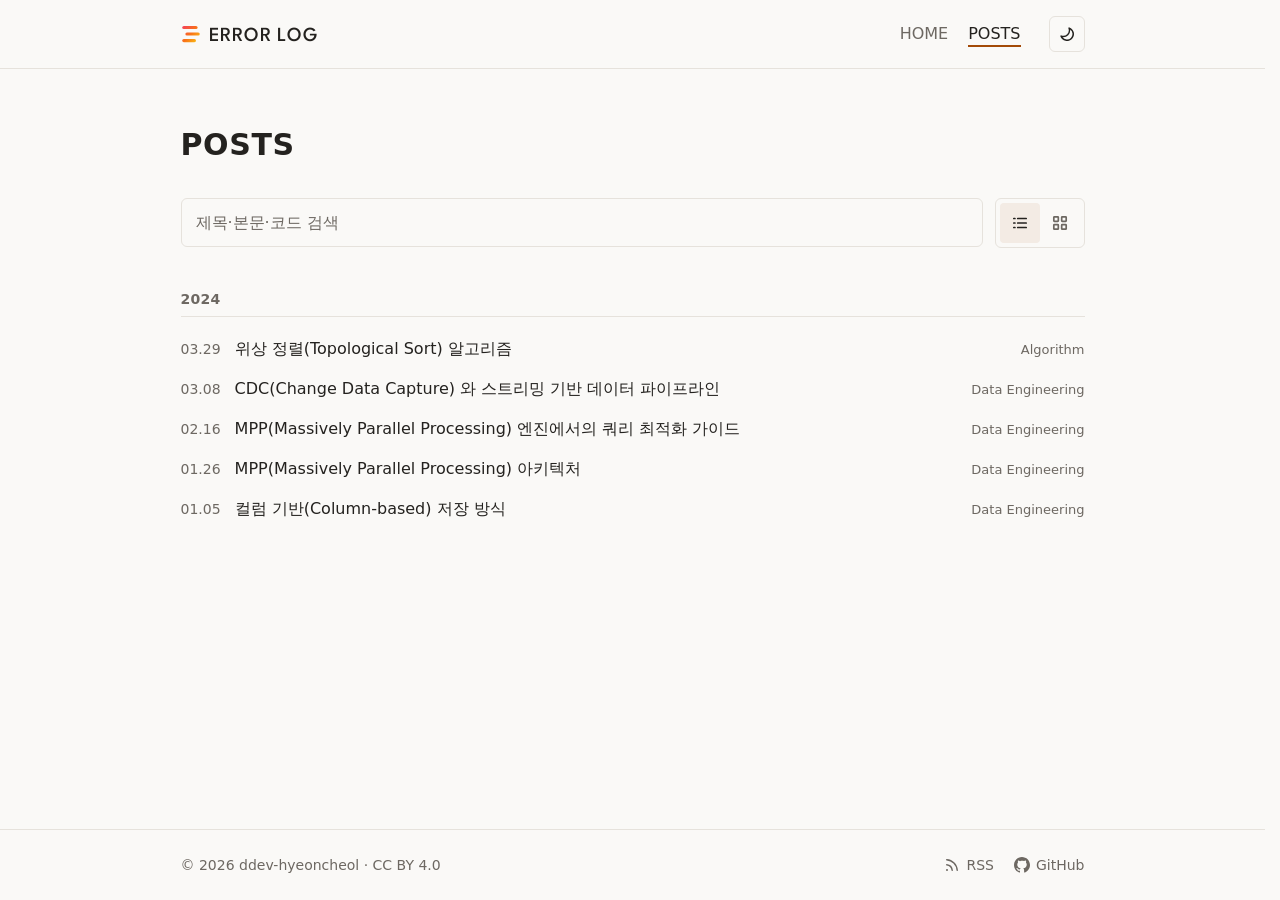
<file: index.html>
<!doctype html><title>Redirecting to: /posts</title><meta http-equiv="refresh" content="0;url=/posts"><meta name="robots" content="noindex"><link rel="canonical" href="https://ddev-hyeoncheol.github.io/posts"><body>	<a href="/posts">Redirecting from <code>/</code> to <code>/posts</code></a></body>
</file>
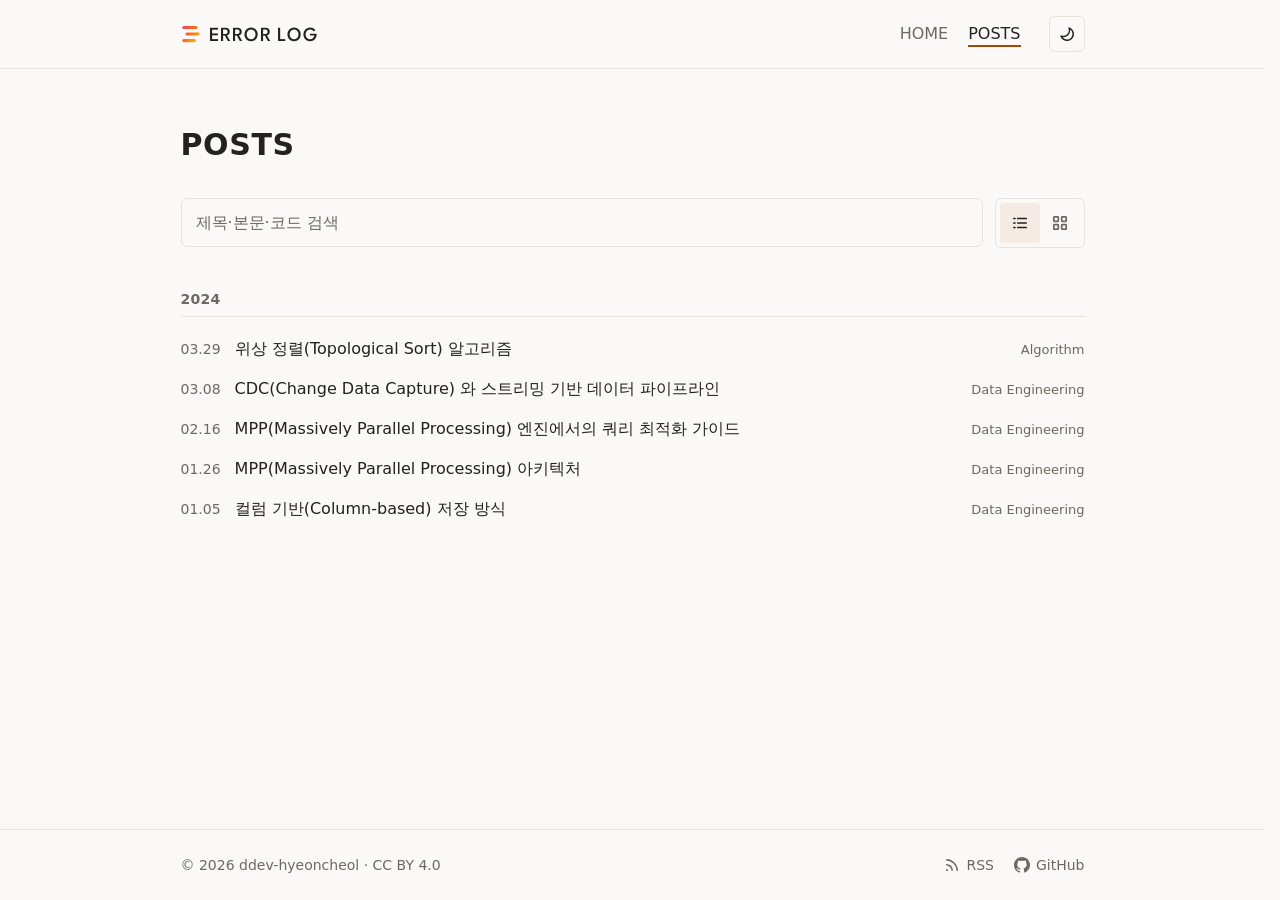
<file: posts/index.html>
<!DOCTYPE html><html lang="ko"><head><meta charset="utf-8"><meta name="viewport" content="width=device-width, initial-scale=1"><meta name="generator" content="Astro v7.2.10"><link rel="preload" href="/fonts/league-spartan/league-spartan-error-log-500.woff2" as="font" type="font/woff2" crossorigin><link rel="icon" type="image/svg+xml" href="/favicon.svg?v=3"><link rel="icon" href="/favicon.ico?v=3"><link rel="canonical" href="https://ddev-hyeoncheol.github.io/posts/"><link rel="alternate" type="application/rss+xml" title="ERROR LOG" href="https://ddev-hyeoncheol.github.io/rss.xml"><title>POSTS :: ERROR LOG</title><script>(function(){const gaId = "G-FM1Y4RXC35";
const gaHostname = "ddev-hyeoncheol.github.io";

          if (window.location.hostname === gaHostname) {
            window.dataLayer = window.dataLayer || [];
            window.gtag = function () {
              window.dataLayer.push(arguments);
            };
            window.gtag('js', new Date());
            window.gtag('config', gaId);

            const script = document.createElement('script');
            script.async = true;
            script.src = `https://www.googletagmanager.com/gtag/js?id=${gaId}`;
            document.head.appendChild(script);
          }
        })();</script><meta property="og:site_name" content="ERROR LOG"><meta property="og:type" content="website"><meta property="og:title" content="POSTS"><meta property="og:url" content="https://ddev-hyeoncheol.github.io/posts/"><meta property="og:locale" content="ko_KR"><meta name="twitter:card" content="summary"><script>
      // 첫 페인트 전에 실행되어야 테마가 번쩍이지 않는다.
      // 저장소가 막힌 브라우저에서는 예외가 나므로 감싼다. 이때는 OS 설정을 따른다.
      try {
        const saved = localStorage.getItem('theme');
        if (saved) document.documentElement.dataset.theme = saved;
      } catch {}
    </script><link rel="stylesheet" href="/_astro/BaseLayout.BBOAUseQ.css"><link rel="stylesheet" href="/_astro/index.yx6Ot_Ln.css"></head><body><header class="site-header" data-astro-cid-nen7h5rs><div class="inner" data-astro-cid-nen7h5rs><a class="brand" href="/" data-astro-cid-nen7h5rs><img src="/favicon.svg?v=3" width="20" height="20" alt="" data-astro-cid-nen7h5rs><span class="brand-name" data-astro-cid-nen7h5rs>ERROR LOG</span></a><div id="site-header-menu" class="header-menu" data-header-menu data-astro-cid-pdla3bba><div class="desktop-navigation" data-desktop-navigation data-astro-cid-pdla3bba><nav id="primary-navigation" aria-label="주요" data-astro-cid-pdla3bba><a href="/" data-astro-cid-pdla3bba>HOME<span class="marker" aria-hidden="true" data-astro-cid-pdla3bba></span></a><a href="/posts" aria-current="page" data-astro-cid-pdla3bba>POSTS<span class="marker" aria-hidden="true" data-astro-cid-pdla3bba></span></a></nav></div><dialog id="primary-navigation-dialog" aria-labelledby="primary-navigation-title" data-astro-cid-pdla3bba><div class="dialog-header" data-astro-cid-pdla3bba><span id="primary-navigation-title" class="dialog-title" data-astro-cid-pdla3bba>MENU</span><button class="dialog-close" type="button" aria-label="메뉴 닫기" data-astro-cid-pdla3bba><svg viewBox="0 0 16 16" fill="none" stroke="currentColor" stroke-linecap="round" stroke-width="1.5" width="16" height="16" aria-hidden="true" data-astro-cid-pdla3bba="true">
  <path d="m3.5 3.5 9 9m0-9-9 9" />
</svg></button></div><div class="dialog-navigation" data-dialog-navigation data-astro-cid-pdla3bba></div></dialog><div class="theme-control" data-astro-cid-pdla3bba><button id="theme-toggle" type="button" aria-label="테마 전환" data-astro-cid-l6lhmie6><svg viewBox="0 0 16 16" fill="currentColor" class="icon-to-dark" width="16" height="16" aria-hidden="true" data-astro-cid-l6lhmie6="true">
  <path d="M9.598 1.591a.749.749 0 0 1 .785-.175 7.001 7.001 0 1 1-8.967 8.967.75.75 0 0 1 .961-.96 5.5 5.5 0 0 0 7.046-7.046.75.75 0 0 1 .175-.786Zm1.616 1.945a7 7 0 0 1-7.678 7.678 5.499 5.499 0 1 0 7.678-7.678Z" />
</svg><svg viewBox="0 0 16 16" fill="currentColor" class="icon-to-light" width="16" height="16" aria-hidden="true" data-astro-cid-l6lhmie6="true">
  <path d="M8 12a4 4 0 1 1 0-8 4 4 0 0 1 0 8Zm0-1.5a2.5 2.5 0 1 0 0-5 2.5 2.5 0 0 0 0 5Zm5.657-8.157a.75.75 0 0 1 0 1.061l-1.061 1.06a.749.749 0 0 1-1.275-.326.749.749 0 0 1 .215-.734l1.06-1.06a.75.75 0 0 1 1.06 0Zm-9.193 9.193a.75.75 0 0 1 0 1.06l-1.06 1.061a.75.75 0 1 1-1.061-1.06l1.06-1.061a.75.75 0 0 1 1.061 0ZM8 0a.75.75 0 0 1 .75.75v1.5a.75.75 0 0 1-1.5 0V.75A.75.75 0 0 1 8 0ZM3 8a.75.75 0 0 1-.75.75H.75a.75.75 0 0 1 0-1.5h1.5A.75.75 0 0 1 3 8Zm13 0a.75.75 0 0 1-.75.75h-1.5a.75.75 0 0 1 0-1.5h1.5A.75.75 0 0 1 16 8Zm-8 5a.75.75 0 0 1 .75.75v1.5a.75.75 0 0 1-1.5 0v-1.5A.75.75 0 0 1 8 13Zm3.536-1.464a.75.75 0 0 1 1.06 0l1.061 1.06a.75.75 0 0 1-1.06 1.061l-1.061-1.06a.75.75 0 0 1 0-1.061ZM2.343 2.343a.75.75 0 0 1 1.061 0l1.06 1.061a.751.751 0 0 1-.018 1.042.751.751 0 0 1-1.042.018l-1.06-1.06a.75.75 0 0 1 0-1.06Z" />
</svg></button><script type="module">var e=document.getElementById(`theme-toggle`),t=window.matchMedia(`(prefers-color-scheme: dark)`);function n(){let e=document.documentElement.dataset.theme;return e?e===`dark`:t.matches}function r(){e?.setAttribute(`aria-label`,n()?`라이트 모드로 전환`:`다크 모드로 전환`)}function i(){let e=n()?`light`:`dark`;document.documentElement.dataset.theme=e,r();try{localStorage.setItem(`theme`,e)}catch{}}e?.addEventListener(`click`,()=>{if(window.matchMedia(`(prefers-reduced-motion: reduce)`).matches||!document.startViewTransition){i();return}try{document.startViewTransition({update:i,types:[`theme`]})}catch{i()}}),t.addEventListener(`change`,r),r();</script></div><button class="menu-toggle" type="button" aria-label="메뉴 열기" aria-expanded="false" aria-haspopup="dialog" aria-controls="primary-navigation-dialog" data-astro-cid-pdla3bba><svg viewBox="0 0 16 16" fill="none" stroke="currentColor" stroke-linecap="round" stroke-width="1.5" width="16" height="16" aria-hidden="true" data-astro-cid-pdla3bba="true">
  <path d="M2.5 4h11M2.5 8h11M2.5 12h11" />
</svg></button></div><!-- 데스크톱에서는 nav 를 일반 영역에 둔다. 작은 화면에서만 첫 페인트 전에 같은 nav
     노드를 dialog 안으로 옮겨 showModal()로 연다. 30rem은 `global.css`에 기록한 공통
     좁은 화면 분기이며 CSS와 아래 두 matchMedia()가 같은 값을 써야 한다. JS가 꺼지면
     nav 는 원래 자리에 남아 이동 기능 자체는 유지된다. --><script>
  (() => {
    const menu = document.getElementById('site-header-menu');
    const navigation = menu?.querySelector('#primary-navigation');
    const dialogNavigation = menu?.querySelector('[data-dialog-navigation]');

    if (
      window.matchMedia('(max-width: 30rem)').matches &&
      menu &&
      navigation &&
      dialogNavigation
    ) {
      dialogNavigation.append(navigation);
      menu.setAttribute('data-mobile', '');
    }
  })();
</script><script type="module">var e=window.matchMedia(`(max-width: 30rem)`),t=window.matchMedia(`(prefers-reduced-motion: reduce)`),n=document.querySelector(`[data-header-menu]`),r=n?.querySelector(`#primary-navigation-dialog`),i=n?.querySelector(`[data-desktop-navigation]`),a=n?.querySelector(`[data-dialog-navigation]`),o=n?.querySelector(`.menu-toggle`),s=r?.querySelector(`.dialog-close`),c=n?.querySelector(`#primary-navigation`),l=!1,u=!1,d;function f(e){o?.setAttribute(`aria-expanded`,String(e))}function p(){d!==void 0&&(window.clearTimeout(d),d=void 0),r?.classList.remove(`is-closing`),r?.open&&r.close(),document.documentElement.classList.remove(`menu-dialog-open`),f(!1),l=!1,u&&o?.focus(),u=!1}function m(){!r||r.open||!e.matches||(r.showModal(),document.documentElement.classList.add(`menu-dialog-open`),f(!0),s?.focus())}function h(n=!1){if(!(!r?.open||!e.matches)){if(u||=n,t.matches){p();return}l||(l=!0,r.classList.add(`is-closing`),d=window.setTimeout(p,160))}}function g(e){d!==void 0&&(window.clearTimeout(d),d=void 0),r?.classList.remove(`is-closing`),r?.open&&r.close(),document.documentElement.classList.remove(`menu-dialog-open`),l=!1,u=!1;let t=e?a:i;c&&t&&c.parentElement!==t&&t.append(c),n?.toggleAttribute(`data-mobile`,e),f(!1)}o?.addEventListener(`click`,m),s?.addEventListener(`click`,()=>h(!0)),r?.addEventListener(`cancel`,e=>{e.preventDefault(),h(!0)}),r?.addEventListener(`click`,e=>{if(e.target!==r)return;let t=r.getBoundingClientRect();(e.clientX<t.left||e.clientX>t.right||e.clientY<t.top||e.clientY>t.bottom)&&h(!0)}),c?.addEventListener(`click`,e=>{e.target instanceof Element&&e.target.closest(`a`)&&h()}),e.addEventListener(`change`,e=>g(e.matches)),g(e.matches);</script></div></header><main><div class="archive" data-posts-archive data-post-view="list" data-astro-cid-bxdp5n4l><h1 data-astro-cid-bxdp5n4l>POSTS</h1><div class="archive-controls" data-astro-cid-bxdp5n4l><div class="post-search-area" data-post-search data-results-id="post-list" data-astro-cid-ik5hny5d><form class="post-search" role="search" action="/posts/" method="get" data-astro-cid-ik5hny5d><label for="post-list-search-input" data-astro-cid-ik5hny5d>게시글 검색</label><div class="search-field" data-astro-cid-ik5hny5d><input id="post-list-search-input" name="q" type="search" placeholder="제목·본문·코드 검색" autocomplete="off" aria-controls="post-list" data-astro-cid-ik5hny5d><span class="search-spinner" data-search-spinner aria-hidden="true" hidden data-astro-cid-ik5hny5d></span><button class="search-clear" data-search-clear type="button" aria-label="검색어 지우기" hidden data-astro-cid-ik5hny5d><svg viewBox="0 0 16 16" fill="none" stroke="currentColor" stroke-linecap="round" stroke-width="1.5" width="16" height="16" aria-hidden="true" data-astro-cid-ik5hny5d="true">
  <path d="m3.5 3.5 9 9m0-9-9 9" />
</svg></button></div></form><p class="search-status" data-search-status aria-live="polite" data-astro-cid-ik5hny5d></p></div><script type="module">
  const reducedMotion = window.matchMedia('(prefers-reduced-motion: reduce)');

  // 같은 컴포넌트가 여러 번 있어도 각 검색창을 한 번만 초기화한다. Astro prop은
  // data-results-id로 HTML에 남고, 브라우저에서는 그 ID로 제어할 목록을 찾는다.
  const searchRoots = document.querySelectorAll('[data-post-search]:not([data-search-ready])');

  for (const searchRoot of searchRoots) {
    searchRoot.setAttribute('data-search-ready', '');

    const resultsId = searchRoot.getAttribute('data-results-id');
    const postList = resultsId ? document.getElementById(resultsId) : null;
    const searchForm = searchRoot.querySelector('.post-search');
    const searchInput = searchRoot.querySelector('input[type="search"]');
    const searchStatus = searchRoot.querySelector('[data-search-status]');
    const searchSpinner = searchRoot.querySelector('[data-search-spinner]');
    const clearButton = searchRoot.querySelector('[data-search-clear]');
    const searchMessage = postList?.querySelector('[data-search-message]');
    const searchMessageText = searchMessage?.querySelector('[data-search-message-text]');
    const searchReload = searchMessage?.querySelector('[data-search-reload]');

    if (
      searchForm &&
      searchInput &&
      postList &&
      searchStatus &&
      searchMessage &&
      searchMessageText &&
      searchReload &&
      searchSpinner &&
      clearButton
    ) {
      const postItems = [...postList.querySelectorAll('[data-post-url]')];
      const yearGroups = [...postList.querySelectorAll('[data-year-group]')];
      let debounceTimer;
      let searchVersion = 0;
      let visibilityVersion = 0;
      let itemAnimations = [];
      let pagefindPromise;
      const searchDelay = 200;

      let targetVisibility = new Map(postItems.map((item) => [item, true]));

      searchInput.value = new URL(window.location.href).searchParams.get('q') ?? '';

      const cancelItemAnimations = () => {
        for (const animation of itemAnimations) animation.cancel();
        itemAnimations = [];
      };

      const clearItemOpacity = () => {
        for (const item of postItems) item.style.removeProperty('opacity');
      };

      const applyVisibility = (visibility) => {
        clearItemOpacity();
        for (const [item, visible] of visibility) item.hidden = !visible;
        for (const group of yearGroups) {
          group.hidden = !group.querySelector('li:not([hidden])');
        }
      };

      // 목록형과 카드형은 항목의 기준 좌표가 완전히 다르다. 검색 이동 애니메이션 도중
      // 보기 방식이 바뀌면 기존 좌표로 만든 transform이 새 레이아웃에 적용되므로, 전환
      // 직전에 현재 검색 결과의 최종 상태로 정착시킨다.
      postList.closest('[data-posts-archive]')?.addEventListener('posts:viewchange', () => {
        visibilityVersion += 1;
        cancelItemAnimations();
        applyVisibility(targetVisibility);
      });

      const setSearching = (isSearching) => {
        searchSpinner.hidden = !isSearching;
        searchForm.setAttribute('aria-busy', String(isSearching));
      };

      const setSearchStatus = (message) => {
        if (searchStatus.textContent === message) return;
        searchStatus.textContent = message;
      };

      const setSearchMessage = (message = '', canReload = false) => {
        searchMessageText.textContent = message;
        searchMessage.hidden = !message;
        searchReload.hidden = !canReload;
      };

      const syncClearButton = () => {
        clearButton.hidden = searchInput.value.length === 0;
      };

      const normalizePath = (value) => {
        let path = new URL(value, window.location.origin).pathname;
        path = path.replace(/index\.html$/, '');
        return path.endsWith('/') ? path : `${path}/`;
      };

      const updateList = async (matchingPaths) => {
        visibilityVersion += 1;
        const version = visibilityVersion;

        cancelItemAnimations();
        clearItemOpacity();

        const nextVisibility = new Map(
          postItems.map((item) => {
            const path = item.dataset.postUrl;
            return [item, matchingPaths ? Boolean(path && matchingPaths.has(normalizePath(path))) : true];
          }),
        );
        targetVisibility = nextVisibility;
        const showing = postItems.filter((item) => item.hidden && nextVisibility.get(item));
        const hiding = postItems.filter((item) => !item.hidden && !nextVisibility.get(item));
        const staying = postItems.filter((item) => !item.hidden && nextVisibility.get(item));

        if (
          reducedMotion.matches ||
          typeof postItems[0]?.animate !== 'function' ||
          (showing.length === 0 && hiding.length === 0)
        ) {
          applyVisibility(nextVisibility);
          return;
        }

        // 먼저 제외될 항목만 사라지게 한다. 남은 항목은 아직 움직이지 않는다.
        itemAnimations = hiding.map((item) =>
          item.animate([{ opacity: 1 }, { opacity: 0 }], {
            duration: 120,
            easing: 'ease-out',
            fill: 'forwards',
          }),
        );
        await Promise.allSettled(itemAnimations.map((animation) => animation.finished));
        if (version !== visibilityVersion) return;

        // 제외 항목을 레이아웃에서 빼기 직전 위치와 최종 배치 위치를 비교한다. 같은 코드가
        // 목록형에서는 세로 이동을, 카드형에서는 가로·세로 이동을 모두 처리한다.
        const previousPositions = new Map(
          staying.map((item) => [item, item.getBoundingClientRect()]),
        );

        for (const item of hiding) item.hidden = true;
        for (const item of showing) {
          item.hidden = false;
          item.style.opacity = '0';
        }
        cancelItemAnimations();

        for (const group of yearGroups) {
          const hasVisibleItem = [...group.querySelectorAll('[data-post-url]')].some((item) =>
            nextVisibility.get(item),
          );
          group.hidden = !hasVisibleItem;
        }

        itemAnimations = staying.flatMap((item) => {
          const previous = previousPositions.get(item);
          const next = item.getBoundingClientRect();
          if (!previous) return [];

          const deltaX = previous.left - next.left;
          const deltaY = previous.top - next.top;
          if (Math.abs(deltaX) < 0.5 && Math.abs(deltaY) < 0.5) return [];

          return [
            item.animate(
              [
                { transform: `translate(${deltaX}px, ${deltaY}px)` },
                { transform: 'translate(0, 0)' },
              ],
              {
                duration: 180,
                easing: 'cubic-bezier(0.2, 0, 0, 1)',
                fill: 'forwards',
              },
            ),
          ];
        });
        await Promise.allSettled(itemAnimations.map((animation) => animation.finished));
        if (version !== visibilityVersion) return;

        cancelItemAnimations();

        // 이동이 끝난 다음 새로 포함된 항목만 나타낸다.
        for (const item of showing) item.style.removeProperty('opacity');
        itemAnimations = showing.map((item) =>
          item.animate([{ opacity: 0 }, { opacity: 1 }], {
            duration: 120,
            easing: 'ease-out',
          }),
        );
        await Promise.allSettled(itemAnimations.map((animation) => animation.finished));
        if (version !== visibilityVersion) return;

        cancelItemAnimations();
      };

      const loadPagefind = () => {
        // 이 스크립트는 is:inline이라 Vite가 public의 Pagefind 파일을 소스 모듈로
        // 변환하지 않고 브라우저가 런타임에 직접 불러온다.
        pagefindPromise ??= import('/pagefind/pagefind.js');
        return pagefindPromise;
      };

      const runSearch = async (query, version) => {
        try {
          const pagefind = await loadPagefind();
          const response = await pagefind.search(query);
          const resultData = await Promise.all(response.results.map((result) => result.data()));

          if (version !== searchVersion) return;

          const matchingPaths = new Set(
            resultData.map((result) => normalizePath(result.raw_url ?? result.url)),
          );
          await updateList(matchingPaths);
          if (version !== searchVersion) return;

          setSearching(false);
          setSearchMessage(matchingPaths.size > 0 ? '' : '검색 결과가 없습니다.');
          setSearchStatus(
            matchingPaths.size > 0
              ? `검색 결과 ${matchingPaths.size}개`
              : '검색 결과가 없습니다.',
          );
        } catch (error) {
          if (version !== searchVersion) return;

          pagefindPromise = undefined;
          await updateList();
          if (version !== searchVersion) return;

          setSearching(false);
          setSearchMessage('검색을 불러오지 못했습니다. 새로고침 후 다시 검색해 주세요.', true);
          setSearchStatus('검색을 불러오지 못했습니다.');
          console.error('Pagefind 검색을 불러오지 못했습니다.', error);
        }
      };

      const queueSearch = (query, delay = searchDelay) => {
        searchVersion += 1;
        const version = searchVersion;

        if (debounceTimer !== undefined) window.clearTimeout(debounceTimer);

        if (!query) {
          debounceTimer = undefined;
          setSearching(false);
          setSearchMessage();
          void updateList();
          setSearchStatus('');
          return;
        }

        setSearching(true);
        setSearchMessage();
        setSearchStatus('검색 중…');
        debounceTimer = window.setTimeout(() => {
          debounceTimer = undefined;
          void runSearch(query, version);
        }, delay);
      };

      const updateQuery = () => {
        const url = new URL(window.location.href);
        const query = searchInput.value.trim();

        if (query) url.searchParams.set('q', query);
        else url.searchParams.delete('q');

        window.history.replaceState(window.history.state, '', url);
        syncClearButton();
        queueSearch(query);
      };

      const clearQuery = () => {
        searchInput.value = '';
        updateQuery();
        searchInput.focus();
      };

      searchInput.addEventListener('input', updateQuery);
      searchInput.addEventListener('keydown', (event) => {
        if (event.key === 'Escape' && searchInput.value) {
          event.preventDefault();
          clearQuery();
        }
      });
      clearButton.addEventListener('click', clearQuery);
      searchReload.addEventListener('click', () => {
        const url = new URL(window.location.href);
        const query = searchInput.value.trim();
        if (query) url.searchParams.set('q', query);
        else url.searchParams.delete('q');

        if (url.href === window.location.href) window.location.reload();
        else window.location.assign(url.href);
      });
      searchForm.addEventListener('submit', (event) => {
        event.preventDefault();
        queueSearch(searchInput.value.trim(), 0);
      });

      syncClearButton();
      queueSearch(searchInput.value.trim());
    }
  }
</script><div class="post-view-toggle" data-post-view-toggle role="group" aria-label="게시글 보기 방식" data-astro-cid-npcviht3><button type="button" data-post-view-option="list" aria-label="목록형 보기" aria-pressed="true" data-astro-cid-npcviht3><svg viewBox="0 0 16 16" fill="none" stroke="currentColor" stroke-linecap="round" stroke-width="1.5" width="18" height="18" aria-hidden="true" data-astro-cid-npcviht3="true">
  <path d="M2.5 4h1m2.5 0h7.5M2.5 8h1m2.5 0h7.5m-11 4h1m2.5 0h7.5" />
</svg></button><button type="button" data-post-view-option="card" aria-label="카드형 보기" aria-pressed="false" data-astro-cid-npcviht3><svg viewBox="0 0 16 16" fill="none" stroke="currentColor" stroke-linejoin="round" stroke-width="1.5" width="18" height="18" aria-hidden="true" data-astro-cid-npcviht3="true">
  <rect x="2.5" y="2.5" width="4" height="4" rx="0.5" />
  <rect x="9.5" y="2.5" width="4" height="4" rx="0.5" />
  <rect x="2.5" y="9.5" width="4" height="4" rx="0.5" />
  <rect x="9.5" y="9.5" width="4" height="4" rx="0.5" />
</svg></button></div><script>
  (() => {
    const storageKey = 'posts-view';
    const roots = document.querySelectorAll(
      '[data-post-view-toggle]:not([data-post-view-toggle-ready])',
    );

    for (const root of roots) {
      root.setAttribute('data-post-view-toggle-ready', '');

      const archive = root.closest('[data-posts-archive]');
      const buttons = root.querySelectorAll('[data-post-view-option]');
      if (!archive || buttons.length === 0) continue;

      const applyView = (view, persist = false) => {
        if (archive.dataset.postView !== view) {
          archive.dispatchEvent(new Event('posts:viewchange'));
          archive.dataset.postView = view;
        }

        for (const button of buttons) {
          button.setAttribute('aria-pressed', String(button.dataset.postViewOption === view));
        }

        if (persist) {
          try {
            localStorage.setItem(storageKey, view);
          } catch {}
        }
      };

      let initialView = 'list';
      try {
        if (localStorage.getItem(storageKey) === 'card') initialView = 'card';
      } catch {}

      applyView(initialView);

      for (const button of buttons) {
        button.addEventListener('click', () => {
          const view = button.dataset.postViewOption;
          if (view === 'list' || view === 'card') applyView(view, true);
        });
      }
    }
  })();
</script></div><div id="post-list" class="post-list" data-post-list data-astro-cid-bxdp5n4l><p class="search-message" data-search-message hidden data-astro-cid-bxdp5n4l><span data-search-message-text data-astro-cid-bxdp5n4l></span><button type="button" data-search-reload hidden data-astro-cid-bxdp5n4l>새로고침</button></p><section class="year" data-year-group data-astro-cid-bxdp5n4l><h2 data-astro-cid-bxdp5n4l>2024</h2><ul data-astro-cid-bxdp5n4l><li data-post-url="/posts/topological-sort-algorithm/" data-astro-cid-bxdp5n4l><a href="/posts/topological-sort-algorithm/" data-astro-cid-bxdp5n4l><span class="post-media" aria-hidden="true" data-astro-cid-bxdp5n4l><img src="https://res.cloudinary.com/ddev-hyeoncheol/image/upload/c_limit,w_960/f_auto,q_auto/v1771483457/topological-sort-graph-1_gv3avt.png" alt="" loading="lazy" decoding="async" data-astro-cid-bxdp5n4l></span><span class="post-details" data-astro-cid-bxdp5n4l><span class="post-meta" data-astro-cid-bxdp5n4l><time datetime="2024-03-29" data-astro-cid-bxdp5n4l>03.29</time><span class="category" data-astro-cid-bxdp5n4l>Algorithm</span></span><span class="title" data-astro-cid-bxdp5n4l>위상 정렬(Topological Sort) 알고리즘</span><span class="excerpt" data-astro-cid-bxdp5n4l>방향성 비순환 그래프(DAG) 에서 위상 정렬의 개념과 Kahn&#39;s Algorithm, DFS 기반 구현 방법을 예제 및 Python 코드와 함께 정리해 보자.</span></span></a></li><li data-post-url="/posts/cdc-change-data-capture/" data-astro-cid-bxdp5n4l><a href="/posts/cdc-change-data-capture/" data-astro-cid-bxdp5n4l><span class="post-media" aria-hidden="true" data-astro-cid-bxdp5n4l><img src="https://res.cloudinary.com/ddev-hyeoncheol/image/upload/c_limit,w_960/f_auto,q_auto/v1770691455/change-data-capture-pipline-flow_m2q70s.webp" alt="" loading="lazy" decoding="async" data-astro-cid-bxdp5n4l></span><span class="post-details" data-astro-cid-bxdp5n4l><span class="post-meta" data-astro-cid-bxdp5n4l><time datetime="2024-03-08" data-astro-cid-bxdp5n4l>03.08</time><span class="category" data-astro-cid-bxdp5n4l>Data Engineering</span></span><span class="title" data-astro-cid-bxdp5n4l>CDC(Change Data Capture) 와 스트리밍 기반 데이터 파이프라인</span><span class="excerpt" data-astro-cid-bxdp5n4l>전통적인 배치 기반 ETL 의 한계를 넘어, 데이터베이스 변경 이력을 이벤트 스트림으로 전달하는 CDC(Change Data Capture) 와 그 구현 방식들을 정리한다.</span></span></a></li><li data-post-url="/posts/mpp-engine-query-optimization-guide/" data-astro-cid-bxdp5n4l><a href="/posts/mpp-engine-query-optimization-guide/" data-astro-cid-bxdp5n4l><span class="post-media" aria-hidden="true" data-astro-cid-bxdp5n4l><img class="post-media-fallback" src="/favicon.svg" alt="" data-astro-cid-bxdp5n4l></span><span class="post-details" data-astro-cid-bxdp5n4l><span class="post-meta" data-astro-cid-bxdp5n4l><time datetime="2024-02-16" data-astro-cid-bxdp5n4l>02.16</time><span class="category" data-astro-cid-bxdp5n4l>Data Engineering</span></span><span class="title" data-astro-cid-bxdp5n4l>MPP(Massively Parallel Processing) 엔진에서의 쿼리 최적화 가이드</span><span class="excerpt" data-astro-cid-bxdp5n4l>Impala, Trino 와 같은 MPP 엔진의 분산 처리 효율을 극대화하는 쿼리 최적화 전략에 대해 예시를 통해 알아보자.</span></span></a></li><li data-post-url="/posts/massively-parallel-processing/" data-astro-cid-bxdp5n4l><a href="/posts/massively-parallel-processing/" data-astro-cid-bxdp5n4l><span class="post-media" aria-hidden="true" data-astro-cid-bxdp5n4l><img src="https://res.cloudinary.com/ddev-hyeoncheol/image/upload/c_limit,w_960/f_auto,q_auto/v1769494147/impala-query-flow-diagram_qre3de.webp" alt="" loading="lazy" decoding="async" data-astro-cid-bxdp5n4l></span><span class="post-details" data-astro-cid-bxdp5n4l><span class="post-meta" data-astro-cid-bxdp5n4l><time datetime="2024-01-26" data-astro-cid-bxdp5n4l>01.26</time><span class="category" data-astro-cid-bxdp5n4l>Data Engineering</span></span><span class="title" data-astro-cid-bxdp5n4l>MPP(Massively Parallel Processing) 아키텍처</span><span class="excerpt" data-astro-cid-bxdp5n4l>여러 노드가 하나의 작업을 병렬로 동시에 처리하는 MPP(Massively Parallel Processing) 아키텍처의 개념과 특징 및 그 활용에 대해 알아보자.</span></span></a></li><li data-post-url="/posts/column-oriented-storage/" data-astro-cid-bxdp5n4l><a href="/posts/column-oriented-storage/" data-astro-cid-bxdp5n4l><span class="post-media" aria-hidden="true" data-astro-cid-bxdp5n4l><img src="https://res.cloudinary.com/ddev-hyeoncheol/image/upload/c_limit,w_960/f_auto,q_auto/v1769142104/row-vs-column-storage_jcx545.png" alt="" loading="lazy" decoding="async" data-astro-cid-bxdp5n4l></span><span class="post-details" data-astro-cid-bxdp5n4l><span class="post-meta" data-astro-cid-bxdp5n4l><time datetime="2024-01-05" data-astro-cid-bxdp5n4l>01.05</time><span class="category" data-astro-cid-bxdp5n4l>Data Engineering</span></span><span class="title" data-astro-cid-bxdp5n4l>컬럼 기반(Column-based) 저장 방식</span><span class="excerpt" data-astro-cid-bxdp5n4l>대용량 데이터 분석에 필수적인 컬럼 기반(Column-based) 저장 방식의 개념과 특징을 알아보고, Row-based 방식과 비교해 보자.</span></span></a></li></ul></section></div></div></main><footer class="site-footer" data-astro-cid-jo6i4kqk><div class="inner" data-astro-cid-jo6i4kqk><small data-astro-cid-jo6i4kqk>© 2026 ddev-hyeoncheol · <a href="/licenses.txt" rel="license" data-astro-cid-jo6i4kqk>CC BY 4.0</a></small><nav aria-label="사이트 정보" data-astro-cid-jo6i4kqk><a href="/rss.xml" data-astro-cid-jo6i4kqk><svg viewBox="0 0 16 16" fill="currentColor" class="icon" width="16" height="16" aria-hidden="true" data-astro-cid-jo6i4kqk="true">
  <path d="M2.002 2.725a.75.75 0 0 1 .797-.699C8.79 2.42 13.58 7.21 13.974 13.201a.75.75 0 0 1-1.497.098 10.502 10.502 0 0 0-9.776-9.776.747.747 0 0 1-.7-.798ZM2.84 7.05h-.002a7.002 7.002 0 0 1 6.113 6.111.75.75 0 0 1-1.49.178 5.503 5.503 0 0 0-4.8-4.8.75.75 0 0 1 .179-1.489ZM2 13a1 1 0 1 1 2 0 1 1 0 0 1-2 0Z" />
</svg>RSS</a><a href="https://github.com/ddev-hyeoncheol" target="_blank" rel="noopener" aria-label="GitHub (새 창)" data-astro-cid-jo6i4kqk><svg viewBox="0 0 16 16" fill="currentColor" class="icon" width="16" height="16" aria-hidden="true" data-astro-cid-jo6i4kqk="true">
  <path d="M6.766 11.328c-2.063-.25-3.516-1.734-3.516-3.656 0-.781.281-1.625.75-2.188-.203-.515-.172-1.609.063-2.062.625-.078 1.468.25 1.968.703.594-.187 1.219-.281 1.985-.281.765 0 1.39.094 1.953.265.484-.437 1.344-.765 1.969-.687.218.422.25 1.515.046 2.047.5.593.766 1.39.766 2.203 0 1.922-1.453 3.375-3.547 3.64.531.344.89 1.094.89 1.954v1.625c0 .468.391.734.86.547C13.781 14.359 16 11.53 16 8.03 16 3.61 12.406 0 7.984 0 3.563 0 0 3.61 0 8.031a7.88 7.88 0 0 0 5.172 7.422c.422.156.828-.125.828-.547v-1.25c-.219.094-.5.156-.75.156-1.031 0-1.64-.562-2.078-1.609-.172-.422-.36-.672-.719-.719-.187-.015-.25-.093-.25-.187 0-.188.313-.328.625-.328.453 0 .844.281 1.25.86.313.452.64.655 1.031.655s.641-.14 1-.5c.266-.265.47-.5.657-.656" />
</svg>GitHub</a></nav></div></footer><a class="to-top" href="#top" aria-label="맨 위로" data-astro-cid-esobc3xq><svg viewBox="0 0 16 16" fill="currentColor" width="16" height="16" aria-hidden="true" data-astro-cid-esobc3xq="true">
  <path d="M3.47 7.78a.75.75 0 0 1 0-1.06l4.25-4.25a.75.75 0 0 1 1.06 0l4.25 4.25a.751.751 0 0 1-.018 1.042.751.751 0 0 1-1.042.018L9 4.81v7.44a.75.75 0 0 1-1.5 0V4.81L4.53 7.78a.75.75 0 0 1-1.06 0Z" />
</svg></a><script type="module">var e=document.querySelector(`.to-top`);if(e){let t=!1;function n(){let n=window.scrollY>window.innerHeight;n!==t&&(t=n,e.classList.toggle(`is-visible`,t))}window.addEventListener(`scroll`,n,{passive:!0}),n()}</script></body></html>
</file>
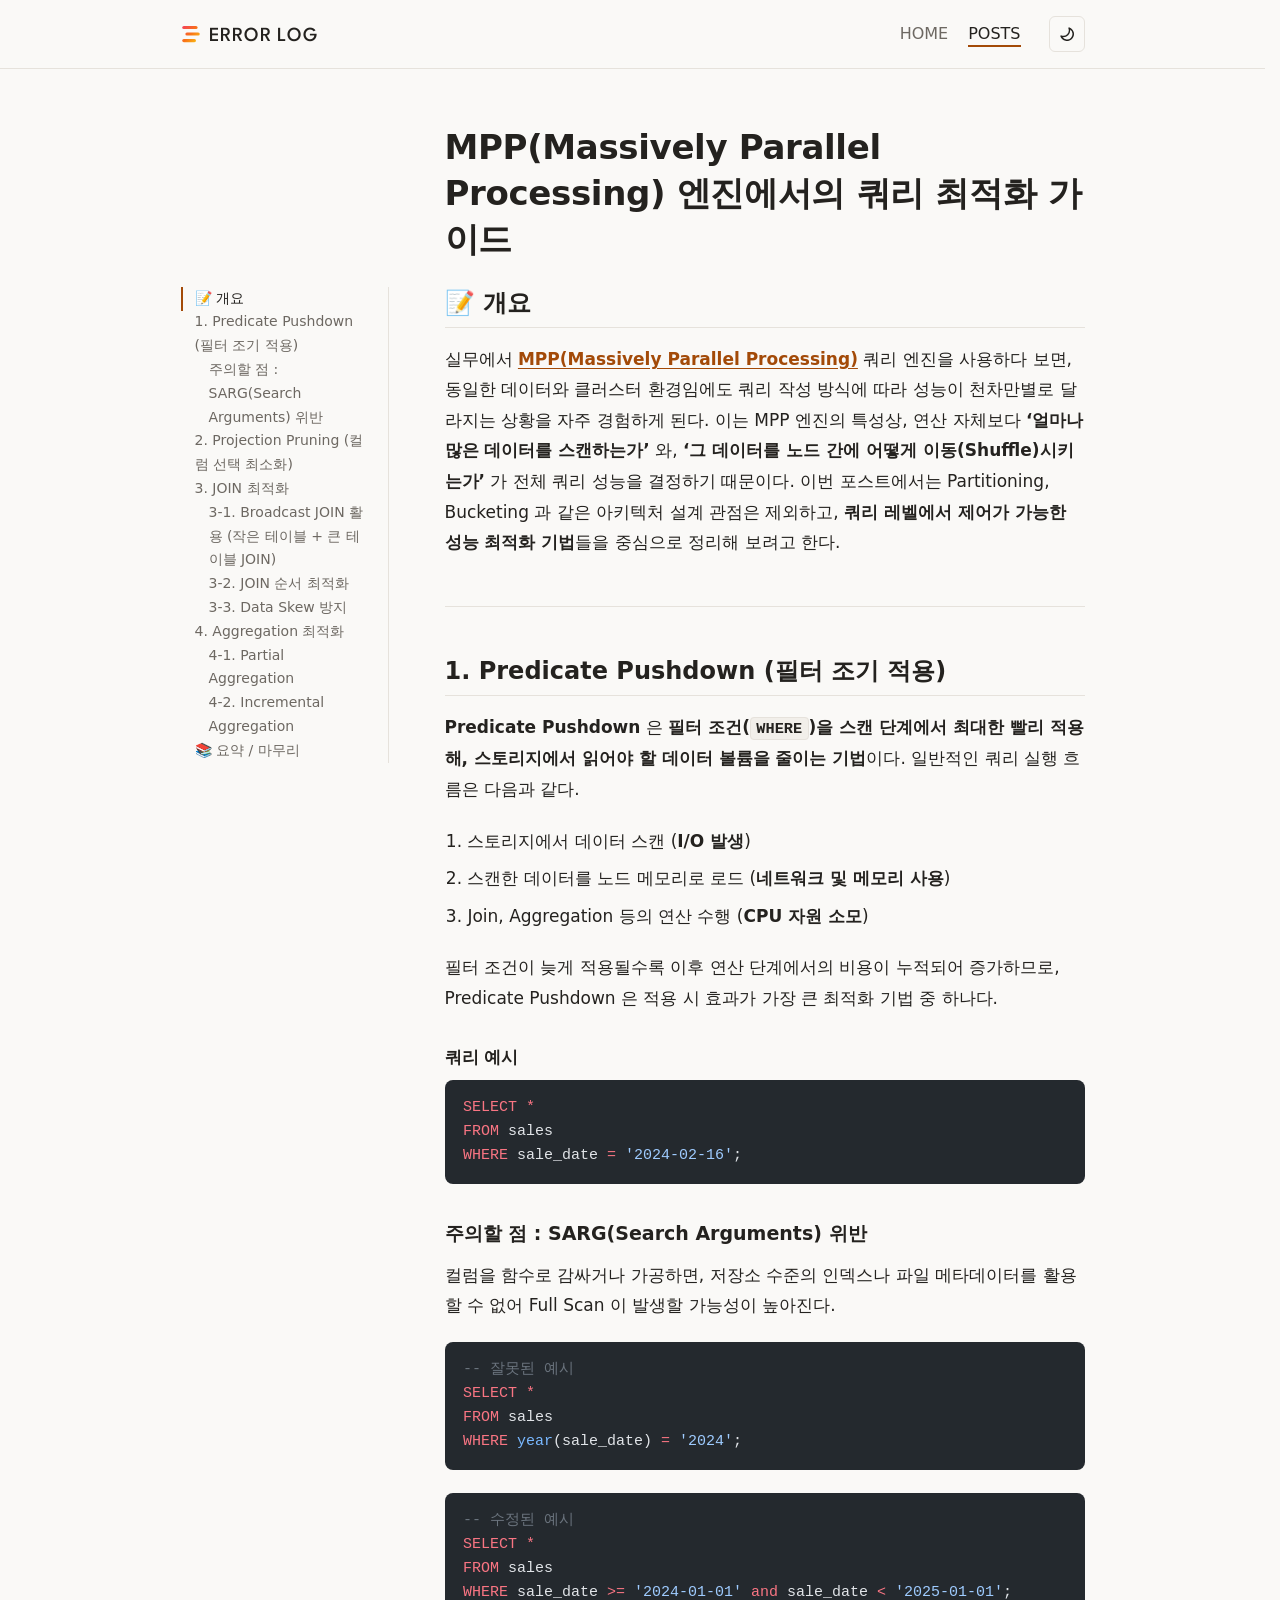
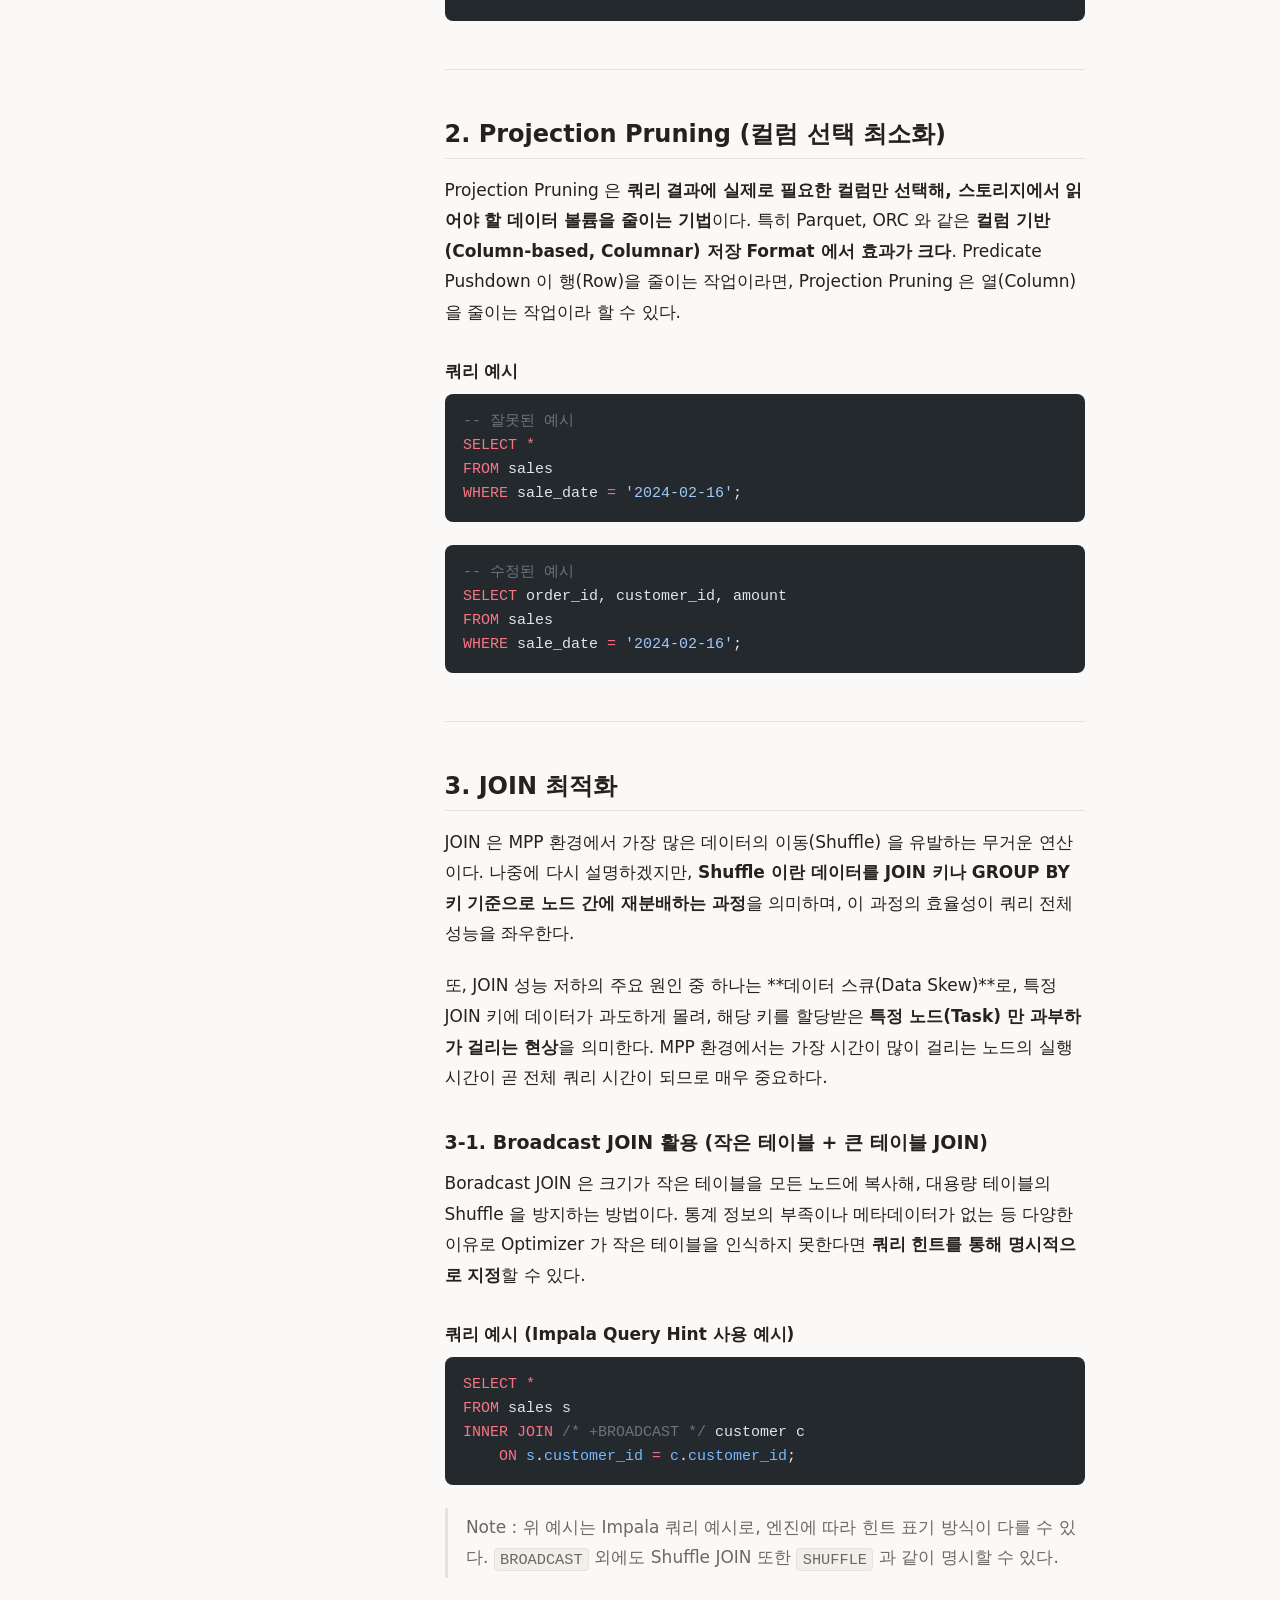
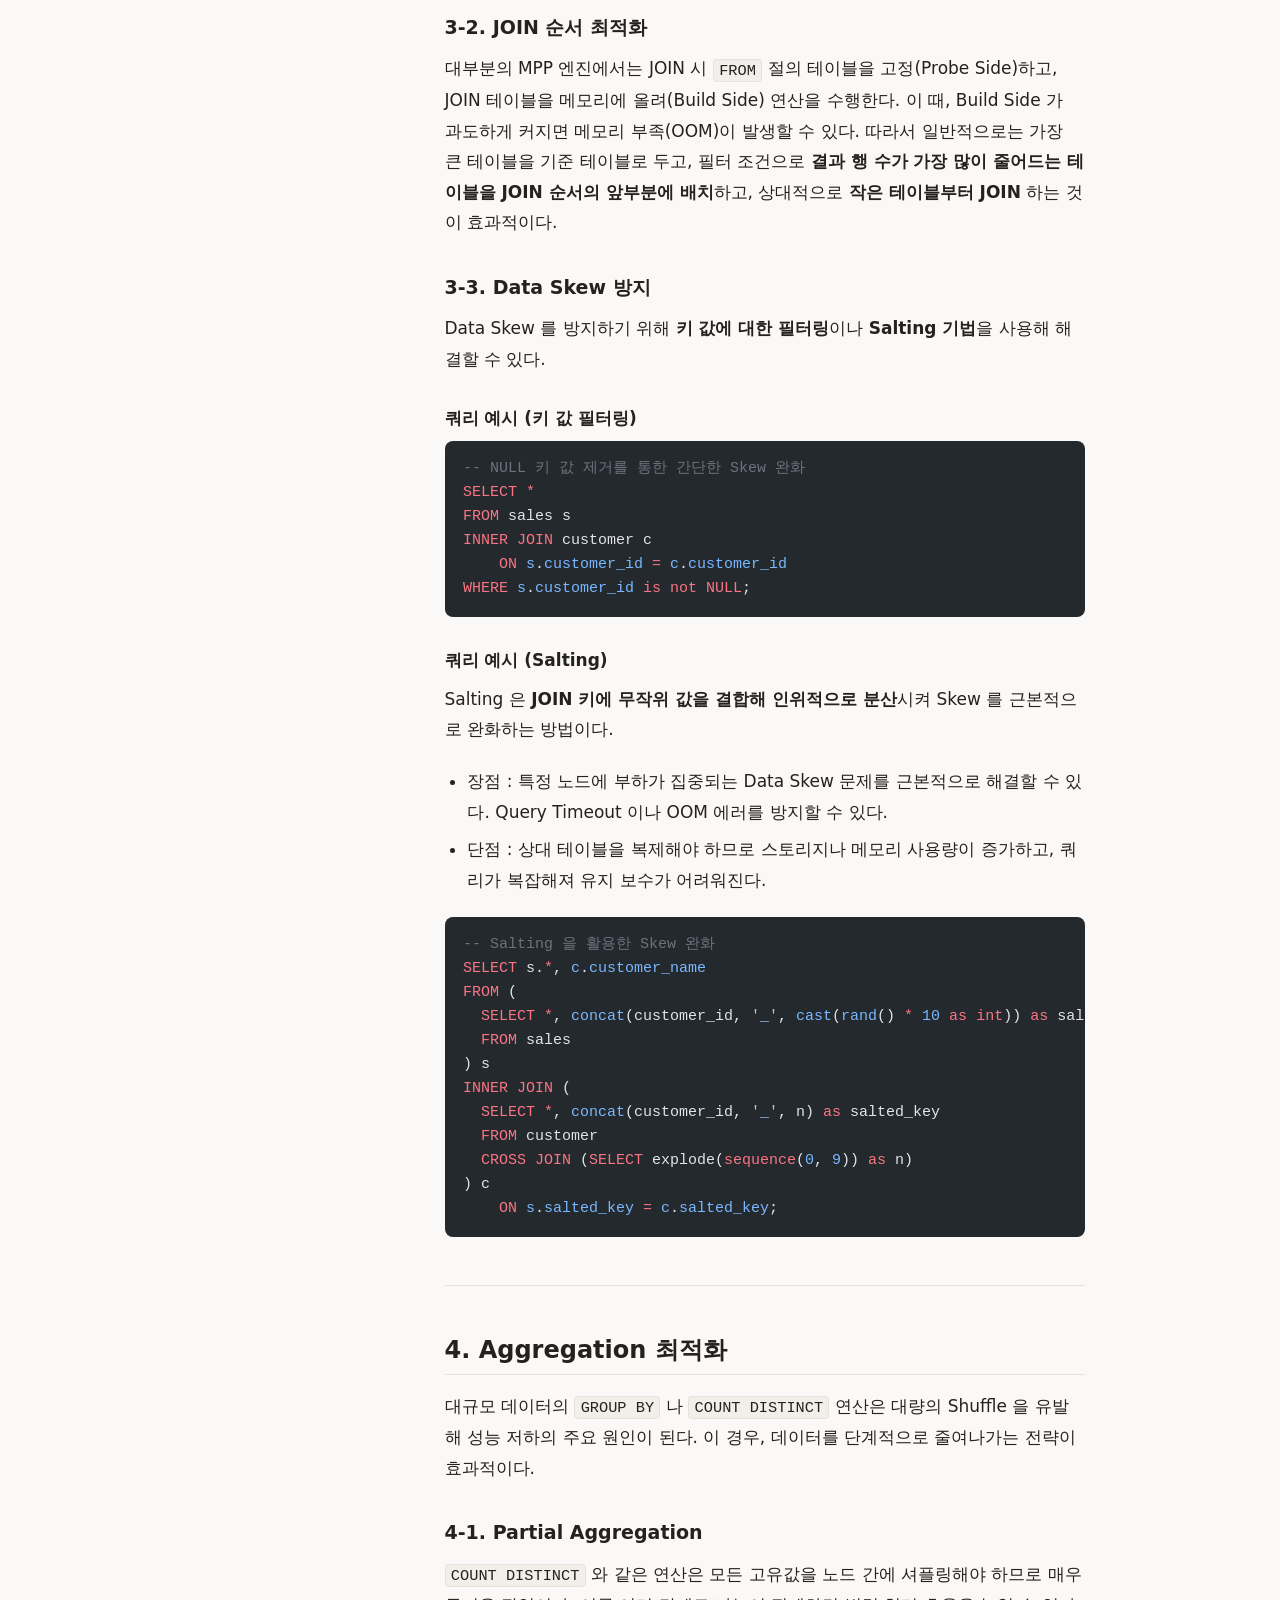
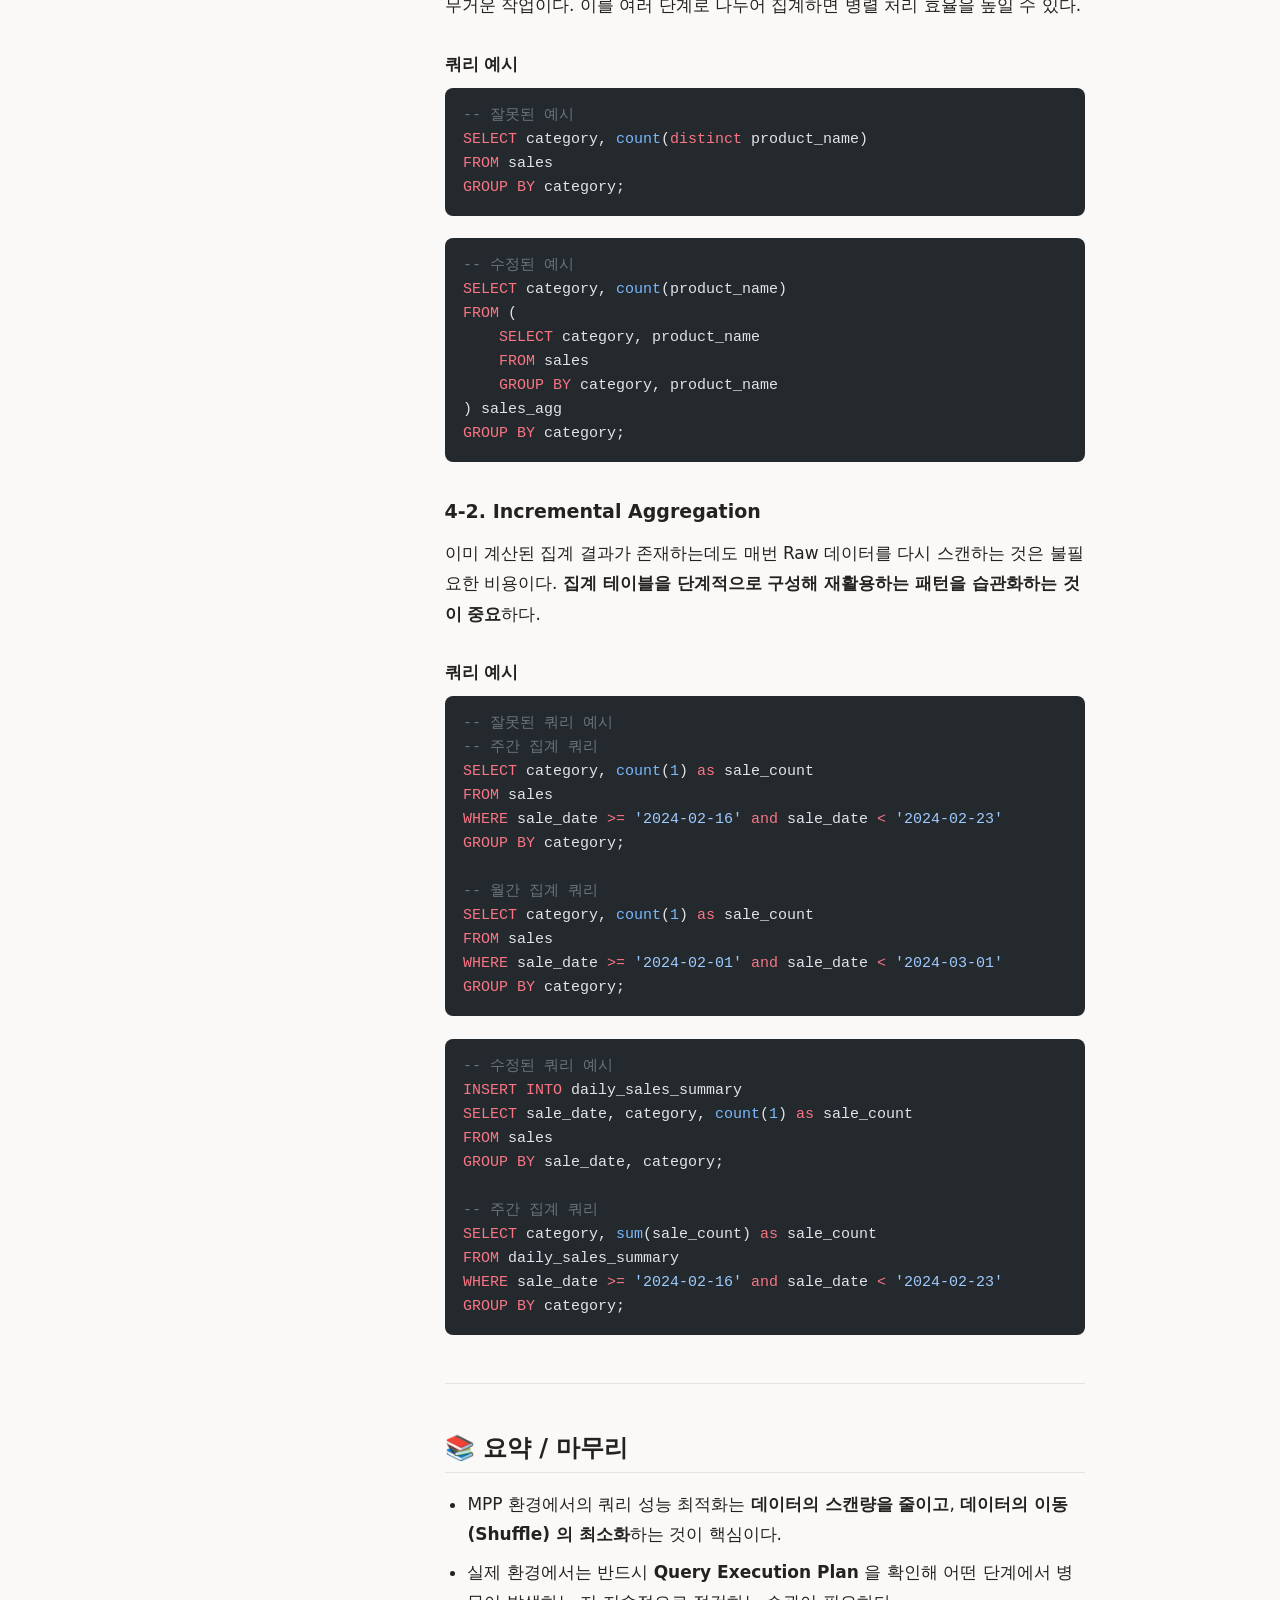
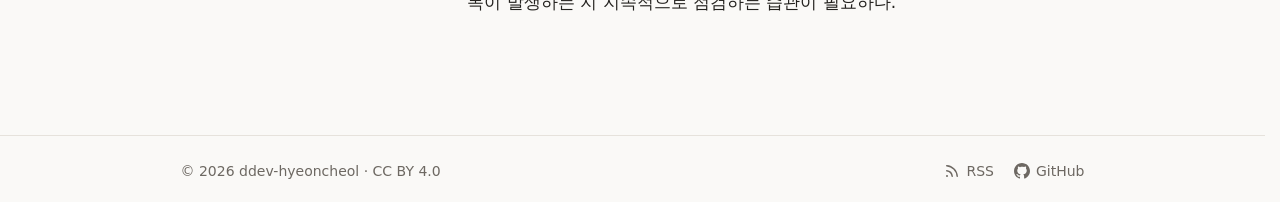
<file: posts/mpp-engine-query-optimization-guide/index.html>
<!DOCTYPE html><html lang="ko"><head><meta charset="utf-8"><meta name="viewport" content="width=device-width, initial-scale=1"><meta name="generator" content="Astro v7.2.10"><link rel="preload" href="/fonts/league-spartan/league-spartan-error-log-500.woff2" as="font" type="font/woff2" crossorigin><link rel="icon" type="image/svg+xml" href="/favicon.svg?v=3"><link rel="icon" href="/favicon.ico?v=3"><link rel="canonical" href="https://ddev-hyeoncheol.github.io/posts/mpp-engine-query-optimization-guide/"><link rel="alternate" type="application/rss+xml" title="ERROR LOG" href="https://ddev-hyeoncheol.github.io/rss.xml"><title>MPP(Massively Parallel Processing) 엔진에서의 쿼리 최적화 가이드 :: ERROR LOG</title><meta name="description" content="Impala, Trino 와 같은 MPP 엔진의 분산 처리 효율을 극대화하는 쿼리 최적화 전략에 대해 예시를 통해 알아보자."><script>(function(){const gaId = "G-FM1Y4RXC35";
const gaHostname = "ddev-hyeoncheol.github.io";

          if (window.location.hostname === gaHostname) {
            window.dataLayer = window.dataLayer || [];
            window.gtag = function () {
              window.dataLayer.push(arguments);
            };
            window.gtag('js', new Date());
            window.gtag('config', gaId);

            const script = document.createElement('script');
            script.async = true;
            script.src = `https://www.googletagmanager.com/gtag/js?id=${gaId}`;
            document.head.appendChild(script);
          }
        })();</script><meta property="og:site_name" content="ERROR LOG"><meta property="og:type" content="article"><meta property="og:title" content="MPP(Massively Parallel Processing) 엔진에서의 쿼리 최적화 가이드"><meta property="og:url" content="https://ddev-hyeoncheol.github.io/posts/mpp-engine-query-optimization-guide/"><meta property="og:locale" content="ko_KR"><meta property="og:description" content="Impala, Trino 와 같은 MPP 엔진의 분산 처리 효율을 극대화하는 쿼리 최적화 전략에 대해 예시를 통해 알아보자."><meta name="twitter:card" content="summary"><meta property="article:published_time" content="2024-02-16T00:00:00.000Z"><meta property="article:author" content="ddev-hyeoncheol"><meta property="article:section" content="Data Engineering"><meta property="article:tag" content="Data Engineering"><meta property="article:tag" content="Query Optimization"><meta property="article:tag" content="SQL"><meta property="article:tag" content="MPP"><script type="application/ld+json">{"@context":"https://schema.org","@type":"BlogPosting","headline":"MPP(Massively Parallel Processing) 엔진에서의 쿼리 최적화 가이드","description":"Impala, Trino 와 같은 MPP 엔진의 분산 처리 효율을 극대화하는 쿼리 최적화 전략에 대해 예시를 통해 알아보자.","datePublished":"2024-02-16T00:00:00.000Z","author":{"@type":"Person","name":"ddev-hyeoncheol"},"articleSection":"Data Engineering","keywords":["Data Engineering","Query Optimization","SQL","MPP"],"mainEntityOfPage":"https://ddev-hyeoncheol.github.io/posts/mpp-engine-query-optimization-guide/"}</script><script>
      // 첫 페인트 전에 실행되어야 테마가 번쩍이지 않는다.
      // 저장소가 막힌 브라우저에서는 예외가 나므로 감싼다. 이때는 OS 설정을 따른다.
      try {
        const saved = localStorage.getItem('theme');
        if (saved) document.documentElement.dataset.theme = saved;
      } catch {}
    </script><link rel="stylesheet" href="/_astro/BaseLayout.BBOAUseQ.css"><link rel="stylesheet" href="/_astro/_id_.CYwEy7He.css"></head><body><header class="site-header" data-astro-cid-nen7h5rs><div class="inner" data-astro-cid-nen7h5rs><a class="brand" href="/" data-astro-cid-nen7h5rs><img src="/favicon.svg?v=3" width="20" height="20" alt="" data-astro-cid-nen7h5rs><span class="brand-name" data-astro-cid-nen7h5rs>ERROR LOG</span></a><div id="site-header-menu" class="header-menu" data-header-menu data-astro-cid-pdla3bba><div class="desktop-navigation" data-desktop-navigation data-astro-cid-pdla3bba><nav id="primary-navigation" aria-label="주요" data-astro-cid-pdla3bba><a href="/" data-astro-cid-pdla3bba>HOME<span class="marker" aria-hidden="true" data-astro-cid-pdla3bba></span></a><a href="/posts" aria-current="true" data-astro-cid-pdla3bba>POSTS<span class="marker" aria-hidden="true" data-astro-cid-pdla3bba></span></a></nav></div><dialog id="primary-navigation-dialog" aria-labelledby="primary-navigation-title" data-astro-cid-pdla3bba><div class="dialog-header" data-astro-cid-pdla3bba><span id="primary-navigation-title" class="dialog-title" data-astro-cid-pdla3bba>MENU</span><button class="dialog-close" type="button" aria-label="메뉴 닫기" data-astro-cid-pdla3bba><svg viewBox="0 0 16 16" fill="none" stroke="currentColor" stroke-linecap="round" stroke-width="1.5" width="16" height="16" aria-hidden="true" data-astro-cid-pdla3bba="true">
  <path d="m3.5 3.5 9 9m0-9-9 9" />
</svg></button></div><div class="dialog-navigation" data-dialog-navigation data-astro-cid-pdla3bba></div></dialog><div class="theme-control" data-astro-cid-pdla3bba><button id="theme-toggle" type="button" aria-label="테마 전환" data-astro-cid-l6lhmie6><svg viewBox="0 0 16 16" fill="currentColor" class="icon-to-dark" width="16" height="16" aria-hidden="true" data-astro-cid-l6lhmie6="true">
  <path d="M9.598 1.591a.749.749 0 0 1 .785-.175 7.001 7.001 0 1 1-8.967 8.967.75.75 0 0 1 .961-.96 5.5 5.5 0 0 0 7.046-7.046.75.75 0 0 1 .175-.786Zm1.616 1.945a7 7 0 0 1-7.678 7.678 5.499 5.499 0 1 0 7.678-7.678Z" />
</svg><svg viewBox="0 0 16 16" fill="currentColor" class="icon-to-light" width="16" height="16" aria-hidden="true" data-astro-cid-l6lhmie6="true">
  <path d="M8 12a4 4 0 1 1 0-8 4 4 0 0 1 0 8Zm0-1.5a2.5 2.5 0 1 0 0-5 2.5 2.5 0 0 0 0 5Zm5.657-8.157a.75.75 0 0 1 0 1.061l-1.061 1.06a.749.749 0 0 1-1.275-.326.749.749 0 0 1 .215-.734l1.06-1.06a.75.75 0 0 1 1.06 0Zm-9.193 9.193a.75.75 0 0 1 0 1.06l-1.06 1.061a.75.75 0 1 1-1.061-1.06l1.06-1.061a.75.75 0 0 1 1.061 0ZM8 0a.75.75 0 0 1 .75.75v1.5a.75.75 0 0 1-1.5 0V.75A.75.75 0 0 1 8 0ZM3 8a.75.75 0 0 1-.75.75H.75a.75.75 0 0 1 0-1.5h1.5A.75.75 0 0 1 3 8Zm13 0a.75.75 0 0 1-.75.75h-1.5a.75.75 0 0 1 0-1.5h1.5A.75.75 0 0 1 16 8Zm-8 5a.75.75 0 0 1 .75.75v1.5a.75.75 0 0 1-1.5 0v-1.5A.75.75 0 0 1 8 13Zm3.536-1.464a.75.75 0 0 1 1.06 0l1.061 1.06a.75.75 0 0 1-1.06 1.061l-1.061-1.06a.75.75 0 0 1 0-1.061ZM2.343 2.343a.75.75 0 0 1 1.061 0l1.06 1.061a.751.751 0 0 1-.018 1.042.751.751 0 0 1-1.042.018l-1.06-1.06a.75.75 0 0 1 0-1.06Z" />
</svg></button><script type="module">var e=document.getElementById(`theme-toggle`),t=window.matchMedia(`(prefers-color-scheme: dark)`);function n(){let e=document.documentElement.dataset.theme;return e?e===`dark`:t.matches}function r(){e?.setAttribute(`aria-label`,n()?`라이트 모드로 전환`:`다크 모드로 전환`)}function i(){let e=n()?`light`:`dark`;document.documentElement.dataset.theme=e,r();try{localStorage.setItem(`theme`,e)}catch{}}e?.addEventListener(`click`,()=>{if(window.matchMedia(`(prefers-reduced-motion: reduce)`).matches||!document.startViewTransition){i();return}try{document.startViewTransition({update:i,types:[`theme`]})}catch{i()}}),t.addEventListener(`change`,r),r();</script></div><button class="menu-toggle" type="button" aria-label="메뉴 열기" aria-expanded="false" aria-haspopup="dialog" aria-controls="primary-navigation-dialog" data-astro-cid-pdla3bba><svg viewBox="0 0 16 16" fill="none" stroke="currentColor" stroke-linecap="round" stroke-width="1.5" width="16" height="16" aria-hidden="true" data-astro-cid-pdla3bba="true">
  <path d="M2.5 4h11M2.5 8h11M2.5 12h11" />
</svg></button></div><!-- 데스크톱에서는 nav 를 일반 영역에 둔다. 작은 화면에서만 첫 페인트 전에 같은 nav
     노드를 dialog 안으로 옮겨 showModal()로 연다. 30rem은 `global.css`에 기록한 공통
     좁은 화면 분기이며 CSS와 아래 두 matchMedia()가 같은 값을 써야 한다. JS가 꺼지면
     nav 는 원래 자리에 남아 이동 기능 자체는 유지된다. --><script>
  (() => {
    const menu = document.getElementById('site-header-menu');
    const navigation = menu?.querySelector('#primary-navigation');
    const dialogNavigation = menu?.querySelector('[data-dialog-navigation]');

    if (
      window.matchMedia('(max-width: 30rem)').matches &&
      menu &&
      navigation &&
      dialogNavigation
    ) {
      dialogNavigation.append(navigation);
      menu.setAttribute('data-mobile', '');
    }
  })();
</script><script type="module">var e=window.matchMedia(`(max-width: 30rem)`),t=window.matchMedia(`(prefers-reduced-motion: reduce)`),n=document.querySelector(`[data-header-menu]`),r=n?.querySelector(`#primary-navigation-dialog`),i=n?.querySelector(`[data-desktop-navigation]`),a=n?.querySelector(`[data-dialog-navigation]`),o=n?.querySelector(`.menu-toggle`),s=r?.querySelector(`.dialog-close`),c=n?.querySelector(`#primary-navigation`),l=!1,u=!1,d;function f(e){o?.setAttribute(`aria-expanded`,String(e))}function p(){d!==void 0&&(window.clearTimeout(d),d=void 0),r?.classList.remove(`is-closing`),r?.open&&r.close(),document.documentElement.classList.remove(`menu-dialog-open`),f(!1),l=!1,u&&o?.focus(),u=!1}function m(){!r||r.open||!e.matches||(r.showModal(),document.documentElement.classList.add(`menu-dialog-open`),f(!0),s?.focus())}function h(n=!1){if(!(!r?.open||!e.matches)){if(u||=n,t.matches){p();return}l||(l=!0,r.classList.add(`is-closing`),d=window.setTimeout(p,160))}}function g(e){d!==void 0&&(window.clearTimeout(d),d=void 0),r?.classList.remove(`is-closing`),r?.open&&r.close(),document.documentElement.classList.remove(`menu-dialog-open`),l=!1,u=!1;let t=e?a:i;c&&t&&c.parentElement!==t&&t.append(c),n?.toggleAttribute(`data-mobile`,e),f(!1)}o?.addEventListener(`click`,m),s?.addEventListener(`click`,()=>h(!0)),r?.addEventListener(`cancel`,e=>{e.preventDefault(),h(!0)}),r?.addEventListener(`click`,e=>{if(e.target!==r)return;let t=r.getBoundingClientRect();(e.clientX<t.left||e.clientX>t.right||e.clientY<t.top||e.clientY>t.bottom)&&h(!0)}),c?.addEventListener(`click`,e=>{e.target instanceof Element&&e.target.closest(`a`)&&h()}),e.addEventListener(`change`,e=>g(e.matches)),g(e.matches);</script></div></header><main><article class="post" data-pagefind-body data-astro-cid-p5wnqomb><h1 data-astro-cid-p5wnqomb>MPP(Massively Parallel Processing) 엔진에서의 쿼리 최적화 가이드</h1><nav class="toc" aria-label="목차" data-headings=".post-body h2, .post-body h3" data-pagefind-ignore data-astro-cid-7k3pnqyz><div class="toc-track" data-astro-cid-7k3pnqyz><span class="toc-marker" aria-hidden="true" data-astro-cid-7k3pnqyz></span><ol data-astro-cid-7k3pnqyz><li data-depth="2" data-astro-cid-7k3pnqyz><a href="#-개요" data-astro-cid-7k3pnqyz>📝 개요</a></li><li data-depth="2" data-astro-cid-7k3pnqyz><a href="#1-predicate-pushdown-필터-조기-적용" data-astro-cid-7k3pnqyz>1. Predicate Pushdown (필터 조기 적용)</a></li><li data-depth="3" data-astro-cid-7k3pnqyz><a href="#주의할-점--sargsearch-arguments-위반" data-astro-cid-7k3pnqyz>주의할 점 : SARG(Search Arguments) 위반</a></li><li data-depth="2" data-astro-cid-7k3pnqyz><a href="#2-projection-pruning-컬럼-선택-최소화" data-astro-cid-7k3pnqyz>2. Projection Pruning (컬럼 선택 최소화)</a></li><li data-depth="2" data-astro-cid-7k3pnqyz><a href="#3-join-최적화" data-astro-cid-7k3pnqyz>3. JOIN 최적화</a></li><li data-depth="3" data-astro-cid-7k3pnqyz><a href="#3-1-broadcast-join-활용-작은-테이블--큰-테이블-join" data-astro-cid-7k3pnqyz>3-1. Broadcast JOIN 활용 (작은 테이블 + 큰 테이블 JOIN)</a></li><li data-depth="3" data-astro-cid-7k3pnqyz><a href="#3-2-join-순서-최적화" data-astro-cid-7k3pnqyz>3-2. JOIN 순서 최적화</a></li><li data-depth="3" data-astro-cid-7k3pnqyz><a href="#3-3-data-skew-방지" data-astro-cid-7k3pnqyz>3-3. Data Skew 방지</a></li><li data-depth="2" data-astro-cid-7k3pnqyz><a href="#4-aggregation-최적화" data-astro-cid-7k3pnqyz>4. Aggregation 최적화</a></li><li data-depth="3" data-astro-cid-7k3pnqyz><a href="#4-1-partial-aggregation" data-astro-cid-7k3pnqyz>4-1. Partial Aggregation</a></li><li data-depth="3" data-astro-cid-7k3pnqyz><a href="#4-2-incremental-aggregation" data-astro-cid-7k3pnqyz>4-2. Incremental Aggregation</a></li><li data-depth="2" data-astro-cid-7k3pnqyz><a href="#-요약--마무리" data-astro-cid-7k3pnqyz>📚 요약 / 마무리</a></li></ol></div></nav><script type="module">var e=document.querySelector(`.toc`),t=document.querySelector(`.toc-marker`),n=e?[...document.querySelectorAll(e.getAttribute(`data-headings`)??``)]:[];if(e&&n.length>0){let r=new Map;for(let t of n){let n=e.querySelector(`a[href="#${CSS.escape(t.id)}"]`);n&&r.set(t.id,n)}let i=[],a=0,o=``;function s(){i=n.map(e=>({id:e.id,top:e.getBoundingClientRect().top+window.scrollY})),a=document.documentElement.scrollHeight-window.innerHeight}function c(){let e=window.scrollY+window.innerHeight*.25,t=i[0].id;for(let n of i){if(n.top>e)break;t=n.id}window.scrollY>=a-2&&(t=i[i.length-1].id),t!==o&&(r.get(o)?.removeAttribute(`aria-current`),r.get(t)?.setAttribute(`aria-current`,`location`),o=t,l())}function l(){let n=r.get(o);if(!t||!n||!e)return;t.style.setProperty(`--marker-y`,`${n.offsetTop}px`),t.style.setProperty(`--marker-h`,`${n.offsetHeight}px`);let i=e.getBoundingClientRect(),a=n.getBoundingClientRect(),s=a.top-i.top-e.clientTop+e.scrollTop,c=s+a.height;s<e.scrollTop?e.scrollTop=s:c>e.scrollTop+e.clientHeight&&(e.scrollTop=c-e.clientHeight)}window.addEventListener(`scroll`,c,{passive:!0}),window.addEventListener(`resize`,()=>{s(),c(),l()}),new ResizeObserver(()=>{s(),c(),l()}).observe(n[0].closest(`.post-body`)??document.body),s(),c(),t?.offsetWidth,t?.classList.add(`is-ready`)}</script><div class="post-body" data-astro-cid-p5wnqomb><h2 id="-개요">📝 개요</h2>
<p>실무에서 <strong><a href="https://ddev-hyeoncheol.github.io/posts/massively-parallel-processing">MPP(Massively Parallel Processing)</a></strong> 쿼리 엔진을 사용하다 보면, 동일한 데이터와 클러스터 환경임에도 쿼리 작성 방식에 따라 성능이 천차만별로 달라지는 상황을 자주 경험하게 된다. 이는 MPP 엔진의 특성상, 연산 자체보다 <strong>‘얼마나 많은 데이터를 스캔하는가’</strong> 와, <strong>‘그 데이터를 노드 간에 어떻게 이동(Shuffle)시키는가’</strong> 가 전체 쿼리 성능을 결정하기 때문이다. 이번 포스트에서는 Partitioning, Bucketing 과 같은 아키텍처 설계 관점은 제외하고, <strong>쿼리 레벨에서 제어가 가능한 성능 최적화 기법</strong>들을 중심으로 정리해 보려고 한다.</p>
<hr>
<h2 id="1-predicate-pushdown-필터-조기-적용">1. Predicate Pushdown (필터 조기 적용)</h2>
<p><strong>Predicate Pushdown</strong> 은 <strong>필터 조건(<code>WHERE</code>)을 스캔 단계에서 최대한 빨리 적용해, 스토리지에서 읽어야 할 데이터 볼륨을 줄이는 기법</strong>이다. 일반적인 쿼리 실행 흐름은 다음과 같다.</p>
<ol>
<li>스토리지에서 데이터 스캔 (<strong>I/O 발생</strong>)</li>
<li>스캔한 데이터를 노드 메모리로 로드 (<strong>네트워크 및 메모리 사용</strong>)</li>
<li>Join, Aggregation 등의 연산 수행 (<strong>CPU 자원 소모</strong>)</li>
</ol>
<p>필터 조건이 늦게 적용될수록 이후 연산 단계에서의 비용이 누적되어 증가하므로, Predicate Pushdown 은 적용 시 효과가 가장 큰 최적화 기법 중 하나다.</p>
<h4 id="쿼리-예시">쿼리 예시</h4>
<pre class="astro-code github-dark" style="background-color:#24292e;color:#e1e4e8; overflow-x: auto;" tabindex="0" data-language="sql"><code><span class="line"><span style="color:#F97583">SELECT</span><span style="color:#F97583"> *</span></span>
<span class="line"><span style="color:#F97583">FROM</span><span style="color:#E1E4E8"> sales</span></span>
<span class="line"><span style="color:#F97583">WHERE</span><span style="color:#E1E4E8"> sale_date </span><span style="color:#F97583">=</span><span style="color:#9ECBFF"> '2024-02-16'</span><span style="color:#E1E4E8">;</span></span></code></pre>
<h3 id="주의할-점--sargsearch-arguments-위반">주의할 점 : SARG(Search Arguments) 위반</h3>
<p>컬럼을 함수로 감싸거나 가공하면, 저장소 수준의 인덱스나 파일 메타데이터를 활용할 수 없어 Full Scan 이 발생할 가능성이 높아진다.</p>
<pre class="astro-code github-dark" style="background-color:#24292e;color:#e1e4e8; overflow-x: auto;" tabindex="0" data-language="sql"><code><span class="line"><span style="color:#6A737D">-- 잘못된 예시</span></span>
<span class="line"><span style="color:#F97583">SELECT</span><span style="color:#F97583"> *</span></span>
<span class="line"><span style="color:#F97583">FROM</span><span style="color:#E1E4E8"> sales</span></span>
<span class="line"><span style="color:#F97583">WHERE</span><span style="color:#79B8FF"> year</span><span style="color:#E1E4E8">(sale_date) </span><span style="color:#F97583">=</span><span style="color:#9ECBFF"> '2024'</span><span style="color:#E1E4E8">;</span></span></code></pre>
<pre class="astro-code github-dark" style="background-color:#24292e;color:#e1e4e8; overflow-x: auto;" tabindex="0" data-language="sql"><code><span class="line"><span style="color:#6A737D">-- 수정된 예시</span></span>
<span class="line"><span style="color:#F97583">SELECT</span><span style="color:#F97583"> *</span></span>
<span class="line"><span style="color:#F97583">FROM</span><span style="color:#E1E4E8"> sales</span></span>
<span class="line"><span style="color:#F97583">WHERE</span><span style="color:#E1E4E8"> sale_date </span><span style="color:#F97583">&gt;=</span><span style="color:#9ECBFF"> '2024-01-01'</span><span style="color:#F97583"> and</span><span style="color:#E1E4E8"> sale_date </span><span style="color:#F97583">&lt;</span><span style="color:#9ECBFF"> '2025-01-01'</span><span style="color:#E1E4E8">;</span></span></code></pre>
<hr>
<h2 id="2-projection-pruning-컬럼-선택-최소화">2. Projection Pruning (컬럼 선택 최소화)</h2>
<p>Projection Pruning 은 <strong>쿼리 결과에 실제로 필요한 컬럼만 선택해, 스토리지에서 읽어야 할 데이터 볼륨을 줄이는 기법</strong>이다. 특히 Parquet, ORC 와 같은 <strong>컬럼 기반(Column-based, Columnar) 저장 Format 에서 효과가 크다</strong>. Predicate Pushdown 이 행(Row)을 줄이는 작업이라면, Projection Pruning 은 열(Column)을 줄이는 작업이라 할 수 있다.</p>
<h4 id="쿼리-예시-1">쿼리 예시</h4>
<pre class="astro-code github-dark" style="background-color:#24292e;color:#e1e4e8; overflow-x: auto;" tabindex="0" data-language="sql"><code><span class="line"><span style="color:#6A737D">-- 잘못된 예시</span></span>
<span class="line"><span style="color:#F97583">SELECT</span><span style="color:#F97583"> *</span></span>
<span class="line"><span style="color:#F97583">FROM</span><span style="color:#E1E4E8"> sales</span></span>
<span class="line"><span style="color:#F97583">WHERE</span><span style="color:#E1E4E8"> sale_date </span><span style="color:#F97583">=</span><span style="color:#9ECBFF"> '2024-02-16'</span><span style="color:#E1E4E8">;</span></span></code></pre>
<pre class="astro-code github-dark" style="background-color:#24292e;color:#e1e4e8; overflow-x: auto;" tabindex="0" data-language="sql"><code><span class="line"><span style="color:#6A737D">-- 수정된 예시</span></span>
<span class="line"><span style="color:#F97583">SELECT</span><span style="color:#E1E4E8"> order_id, customer_id, amount</span></span>
<span class="line"><span style="color:#F97583">FROM</span><span style="color:#E1E4E8"> sales</span></span>
<span class="line"><span style="color:#F97583">WHERE</span><span style="color:#E1E4E8"> sale_date </span><span style="color:#F97583">=</span><span style="color:#9ECBFF"> '2024-02-16'</span><span style="color:#E1E4E8">;</span></span></code></pre>
<hr>
<h2 id="3-join-최적화">3. JOIN 최적화</h2>
<p>JOIN 은 MPP 환경에서 가장 많은 데이터의 이동(Shuffle) 을 유발하는 무거운 연산이다. 나중에 다시 설명하겠지만, <strong>Shuffle 이란 데이터를 JOIN 키나 GROUP BY 키 기준으로 노드 간에 재분배하는 과정</strong>을 의미하며, 이 과정의 효율성이 쿼리 전체 성능을 좌우한다.</p>
<p>또, JOIN 성능 저하의 주요 원인 중 하나는 **데이터 스큐(Data Skew)**로, 특정 JOIN 키에 데이터가 과도하게 몰려, 해당 키를 할당받은 <strong>특정 노드(Task) 만 과부하가 걸리는 현상</strong>을 의미한다. MPP 환경에서는 가장 시간이 많이 걸리는 노드의 실행 시간이 곧 전체 쿼리 시간이 되므로 매우 중요하다.</p>
<h3 id="3-1-broadcast-join-활용-작은-테이블--큰-테이블-join">3-1. Broadcast JOIN 활용 (작은 테이블 + 큰 테이블 JOIN)</h3>
<p>Boradcast JOIN 은 크기가 작은 테이블을 모든 노드에 복사해, 대용량 테이블의 Shuffle 을 방지하는 방법이다. 통계 정보의 부족이나 메타데이터가 없는 등 다양한 이유로 Optimizer 가 작은 테이블을 인식하지 못한다면 <strong>쿼리 힌트를 통해 명시적으로 지정</strong>할 수 있다.</p>
<h4 id="쿼리-예시-impala-query-hint-사용-예시">쿼리 예시 (Impala Query Hint 사용 예시)</h4>
<pre class="astro-code github-dark" style="background-color:#24292e;color:#e1e4e8; overflow-x: auto;" tabindex="0" data-language="sql"><code><span class="line"><span style="color:#F97583">SELECT</span><span style="color:#F97583"> *</span></span>
<span class="line"><span style="color:#F97583">FROM</span><span style="color:#E1E4E8"> sales s</span></span>
<span class="line"><span style="color:#F97583">INNER JOIN</span><span style="color:#6A737D"> /* +BROADCAST */</span><span style="color:#E1E4E8"> customer c</span></span>
<span class="line"><span style="color:#F97583">    ON</span><span style="color:#79B8FF"> s</span><span style="color:#E1E4E8">.</span><span style="color:#79B8FF">customer_id</span><span style="color:#F97583"> =</span><span style="color:#79B8FF"> c</span><span style="color:#E1E4E8">.</span><span style="color:#79B8FF">customer_id</span><span style="color:#E1E4E8">;</span></span></code></pre>
<blockquote>
<p>Note : 위 예시는 Impala 쿼리 예시로, 엔진에 따라 힌트 표기 방식이 다를 수 있다. <code>BROADCAST</code> 외에도 Shuffle JOIN 또한 <code>SHUFFLE</code> 과 같이 명시할 수 있다.</p>
</blockquote>
<h3 id="3-2-join-순서-최적화">3-2. JOIN 순서 최적화</h3>
<p>대부분의 MPP 엔진에서는 JOIN 시 <code>FROM</code> 절의 테이블을 고정(Probe Side)하고, JOIN 테이블을 메모리에 올려(Build Side) 연산을 수행한다. 이 때, Build Side 가 과도하게 커지면 메모리 부족(OOM)이 발생할 수 있다. 따라서 일반적으로는 가장 큰 테이블을 기준 테이블로 두고, 필터 조건으로 <strong>결과 행 수가 가장 많이 줄어드는 테이블을 JOIN 순서의 앞부분에 배치</strong>하고, 상대적으로 <strong>작은 테이블부터 JOIN</strong> 하는 것이 효과적이다.</p>
<h3 id="3-3-data-skew-방지">3-3. Data Skew 방지</h3>
<p>Data Skew 를 방지하기 위해 <strong>키 값에 대한 필터링</strong>이나 <strong>Salting 기법</strong>을 사용해 해결할 수 있다.</p>
<h4 id="쿼리-예시-키-값-필터링">쿼리 예시 (키 값 필터링)</h4>
<pre class="astro-code github-dark" style="background-color:#24292e;color:#e1e4e8; overflow-x: auto;" tabindex="0" data-language="sql"><code><span class="line"><span style="color:#6A737D">-- NULL 키 값 제거를 통한 간단한 Skew 완화</span></span>
<span class="line"><span style="color:#F97583">SELECT</span><span style="color:#F97583"> *</span></span>
<span class="line"><span style="color:#F97583">FROM</span><span style="color:#E1E4E8"> sales s</span></span>
<span class="line"><span style="color:#F97583">INNER JOIN</span><span style="color:#E1E4E8"> customer c</span></span>
<span class="line"><span style="color:#F97583">    ON</span><span style="color:#79B8FF"> s</span><span style="color:#E1E4E8">.</span><span style="color:#79B8FF">customer_id</span><span style="color:#F97583"> =</span><span style="color:#79B8FF"> c</span><span style="color:#E1E4E8">.</span><span style="color:#79B8FF">customer_id</span></span>
<span class="line"><span style="color:#F97583">WHERE</span><span style="color:#79B8FF"> s</span><span style="color:#E1E4E8">.</span><span style="color:#79B8FF">customer_id</span><span style="color:#F97583"> is not NULL</span><span style="color:#E1E4E8">;</span></span></code></pre>
<h4 id="쿼리-예시-salting">쿼리 예시 (Salting)</h4>
<p>Salting 은 <strong>JOIN 키에 무작위 값을 결합해 인위적으로 분산</strong>시켜 Skew 를 근본적으로 완화하는 방법이다.</p>
<ul>
<li>장점 : 특정 노드에 부하가 집중되는 Data Skew 문제를 근본적으로 해결할 수 있다. Query Timeout 이나 OOM 에러를 방지할 수 있다.</li>
<li>단점 : 상대 테이블을 복제해야 하므로 스토리지나 메모리 사용량이 증가하고, 쿼리가 복잡해져 유지 보수가 어려워진다.</li>
</ul>
<pre class="astro-code github-dark" style="background-color:#24292e;color:#e1e4e8; overflow-x: auto;" tabindex="0" data-language="sql"><code><span class="line"><span style="color:#6A737D">-- Salting 을 활용한 Skew 완화</span></span>
<span class="line"><span style="color:#F97583">SELECT</span><span style="color:#E1E4E8"> s.</span><span style="color:#F97583">*</span><span style="color:#E1E4E8">, </span><span style="color:#79B8FF">c</span><span style="color:#E1E4E8">.</span><span style="color:#79B8FF">customer_name</span></span>
<span class="line"><span style="color:#F97583">FROM</span><span style="color:#E1E4E8"> (</span></span>
<span class="line"><span style="color:#F97583">  SELECT</span><span style="color:#F97583"> *</span><span style="color:#E1E4E8">, </span><span style="color:#79B8FF">concat</span><span style="color:#E1E4E8">(customer_id, </span><span style="color:#9ECBFF">'_'</span><span style="color:#E1E4E8">, </span><span style="color:#79B8FF">cast</span><span style="color:#E1E4E8">(</span><span style="color:#79B8FF">rand</span><span style="color:#E1E4E8">() </span><span style="color:#F97583">*</span><span style="color:#79B8FF"> 10</span><span style="color:#F97583"> as</span><span style="color:#F97583"> int</span><span style="color:#E1E4E8">)) </span><span style="color:#F97583">as</span><span style="color:#E1E4E8"> salted_key</span></span>
<span class="line"><span style="color:#F97583">  FROM</span><span style="color:#E1E4E8"> sales</span></span>
<span class="line"><span style="color:#E1E4E8">) s</span></span>
<span class="line"><span style="color:#F97583">INNER JOIN</span><span style="color:#E1E4E8"> (</span></span>
<span class="line"><span style="color:#F97583">  SELECT</span><span style="color:#F97583"> *</span><span style="color:#E1E4E8">, </span><span style="color:#79B8FF">concat</span><span style="color:#E1E4E8">(customer_id, </span><span style="color:#9ECBFF">'_'</span><span style="color:#E1E4E8">, n) </span><span style="color:#F97583">as</span><span style="color:#E1E4E8"> salted_key</span></span>
<span class="line"><span style="color:#F97583">  FROM</span><span style="color:#E1E4E8"> customer</span></span>
<span class="line"><span style="color:#F97583">  CROSS JOIN</span><span style="color:#E1E4E8"> (</span><span style="color:#F97583">SELECT</span><span style="color:#E1E4E8"> explode(</span><span style="color:#F97583">sequence</span><span style="color:#E1E4E8">(</span><span style="color:#79B8FF">0</span><span style="color:#E1E4E8">, </span><span style="color:#79B8FF">9</span><span style="color:#E1E4E8">)) </span><span style="color:#F97583">as</span><span style="color:#E1E4E8"> n)</span></span>
<span class="line"><span style="color:#E1E4E8">) c</span></span>
<span class="line"><span style="color:#F97583">    ON</span><span style="color:#79B8FF"> s</span><span style="color:#E1E4E8">.</span><span style="color:#79B8FF">salted_key</span><span style="color:#F97583"> =</span><span style="color:#79B8FF"> c</span><span style="color:#E1E4E8">.</span><span style="color:#79B8FF">salted_key</span><span style="color:#E1E4E8">;</span></span></code></pre>
<hr>
<h2 id="4-aggregation-최적화">4. Aggregation 최적화</h2>
<p>대규모 데이터의 <code>GROUP BY</code> 나 <code>COUNT DISTINCT</code> 연산은 대량의 Shuffle 을 유발해 성능 저하의 주요 원인이 된다. 이 경우, 데이터를 단계적으로 줄여나가는 전략이 효과적이다.</p>
<h3 id="4-1-partial-aggregation">4-1. Partial Aggregation</h3>
<p><code>COUNT DISTINCT</code> 와 같은 연산은 모든 고유값을 노드 간에 셔플링해야 하므로 매우 무거운 작업이다. 이를 여러 단계로 나누어 집계하면 병렬 처리 효율을 높일 수 있다.</p>
<h4 id="쿼리-예시-2">쿼리 예시</h4>
<pre class="astro-code github-dark" style="background-color:#24292e;color:#e1e4e8; overflow-x: auto;" tabindex="0" data-language="sql"><code><span class="line"><span style="color:#6A737D">-- 잘못된 예시</span></span>
<span class="line"><span style="color:#F97583">SELECT</span><span style="color:#E1E4E8"> category, </span><span style="color:#79B8FF">count</span><span style="color:#E1E4E8">(</span><span style="color:#F97583">distinct</span><span style="color:#E1E4E8"> product_name)</span></span>
<span class="line"><span style="color:#F97583">FROM</span><span style="color:#E1E4E8"> sales</span></span>
<span class="line"><span style="color:#F97583">GROUP BY</span><span style="color:#E1E4E8"> category;</span></span></code></pre>
<pre class="astro-code github-dark" style="background-color:#24292e;color:#e1e4e8; overflow-x: auto;" tabindex="0" data-language="sql"><code><span class="line"><span style="color:#6A737D">-- 수정된 예시</span></span>
<span class="line"><span style="color:#F97583">SELECT</span><span style="color:#E1E4E8"> category, </span><span style="color:#79B8FF">count</span><span style="color:#E1E4E8">(product_name)</span></span>
<span class="line"><span style="color:#F97583">FROM</span><span style="color:#E1E4E8"> (</span></span>
<span class="line"><span style="color:#F97583">    SELECT</span><span style="color:#E1E4E8"> category, product_name</span></span>
<span class="line"><span style="color:#F97583">    FROM</span><span style="color:#E1E4E8"> sales</span></span>
<span class="line"><span style="color:#F97583">    GROUP BY</span><span style="color:#E1E4E8"> category, product_name</span></span>
<span class="line"><span style="color:#E1E4E8">) sales_agg</span></span>
<span class="line"><span style="color:#F97583">GROUP BY</span><span style="color:#E1E4E8"> category;</span></span></code></pre>
<h3 id="4-2-incremental-aggregation">4-2. Incremental Aggregation</h3>
<p>이미 계산된 집계 결과가 존재하는데도 매번 Raw 데이터를 다시 스캔하는 것은 불필요한 비용이다. <strong>집계 테이블을 단계적으로 구성해 재활용하는 패턴을 습관화하는 것이 중요</strong>하다.</p>
<h4 id="쿼리-예시-3">쿼리 예시</h4>
<pre class="astro-code github-dark" style="background-color:#24292e;color:#e1e4e8; overflow-x: auto;" tabindex="0" data-language="sql"><code><span class="line"><span style="color:#6A737D">-- 잘못된 쿼리 예시</span></span>
<span class="line"><span style="color:#6A737D">-- 주간 집계 쿼리</span></span>
<span class="line"><span style="color:#F97583">SELECT</span><span style="color:#E1E4E8"> category, </span><span style="color:#79B8FF">count</span><span style="color:#E1E4E8">(</span><span style="color:#79B8FF">1</span><span style="color:#E1E4E8">) </span><span style="color:#F97583">as</span><span style="color:#E1E4E8"> sale_count</span></span>
<span class="line"><span style="color:#F97583">FROM</span><span style="color:#E1E4E8"> sales</span></span>
<span class="line"><span style="color:#F97583">WHERE</span><span style="color:#E1E4E8"> sale_date </span><span style="color:#F97583">&gt;=</span><span style="color:#9ECBFF"> '2024-02-16'</span><span style="color:#F97583"> and</span><span style="color:#E1E4E8"> sale_date </span><span style="color:#F97583">&lt;</span><span style="color:#9ECBFF"> '2024-02-23'</span></span>
<span class="line"><span style="color:#F97583">GROUP BY</span><span style="color:#E1E4E8"> category;</span></span>
<span class="line"></span>
<span class="line"><span style="color:#6A737D">-- 월간 집계 쿼리</span></span>
<span class="line"><span style="color:#F97583">SELECT</span><span style="color:#E1E4E8"> category, </span><span style="color:#79B8FF">count</span><span style="color:#E1E4E8">(</span><span style="color:#79B8FF">1</span><span style="color:#E1E4E8">) </span><span style="color:#F97583">as</span><span style="color:#E1E4E8"> sale_count</span></span>
<span class="line"><span style="color:#F97583">FROM</span><span style="color:#E1E4E8"> sales</span></span>
<span class="line"><span style="color:#F97583">WHERE</span><span style="color:#E1E4E8"> sale_date </span><span style="color:#F97583">&gt;=</span><span style="color:#9ECBFF"> '2024-02-01'</span><span style="color:#F97583"> and</span><span style="color:#E1E4E8"> sale_date </span><span style="color:#F97583">&lt;</span><span style="color:#9ECBFF"> '2024-03-01'</span></span>
<span class="line"><span style="color:#F97583">GROUP BY</span><span style="color:#E1E4E8"> category;</span></span></code></pre>
<pre class="astro-code github-dark" style="background-color:#24292e;color:#e1e4e8; overflow-x: auto;" tabindex="0" data-language="sql"><code><span class="line"><span style="color:#6A737D">-- 수정된 쿼리 예시</span></span>
<span class="line"><span style="color:#F97583">INSERT INTO</span><span style="color:#E1E4E8"> daily_sales_summary</span></span>
<span class="line"><span style="color:#F97583">SELECT</span><span style="color:#E1E4E8"> sale_date, category, </span><span style="color:#79B8FF">count</span><span style="color:#E1E4E8">(</span><span style="color:#79B8FF">1</span><span style="color:#E1E4E8">) </span><span style="color:#F97583">as</span><span style="color:#E1E4E8"> sale_count</span></span>
<span class="line"><span style="color:#F97583">FROM</span><span style="color:#E1E4E8"> sales</span></span>
<span class="line"><span style="color:#F97583">GROUP BY</span><span style="color:#E1E4E8"> sale_date, category;</span></span>
<span class="line"></span>
<span class="line"><span style="color:#6A737D">-- 주간 집계 쿼리</span></span>
<span class="line"><span style="color:#F97583">SELECT</span><span style="color:#E1E4E8"> category, </span><span style="color:#79B8FF">sum</span><span style="color:#E1E4E8">(sale_count) </span><span style="color:#F97583">as</span><span style="color:#E1E4E8"> sale_count</span></span>
<span class="line"><span style="color:#F97583">FROM</span><span style="color:#E1E4E8"> daily_sales_summary</span></span>
<span class="line"><span style="color:#F97583">WHERE</span><span style="color:#E1E4E8"> sale_date </span><span style="color:#F97583">&gt;=</span><span style="color:#9ECBFF"> '2024-02-16'</span><span style="color:#F97583"> and</span><span style="color:#E1E4E8"> sale_date </span><span style="color:#F97583">&lt;</span><span style="color:#9ECBFF"> '2024-02-23'</span></span>
<span class="line"><span style="color:#F97583">GROUP BY</span><span style="color:#E1E4E8"> category;</span></span></code></pre>
<hr>
<h2 id="-요약--마무리">📚 요약 / 마무리</h2>
<ul>
<li>MPP 환경에서의 쿼리 성능 최적화는 <strong>데이터의 스캔량을 줄이고</strong>, <strong>데이터의 이동(Shuffle) 의 최소화</strong>하는 것이 핵심이다.</li>
<li>실제 환경에서는 반드시 <strong>Query Execution Plan</strong> 을 확인해 어떤 단계에서 병목이 발생하는 지 지속적으로 점검하는 습관이 필요하다.</li>
</ul>
</div></article></main><footer class="site-footer" data-astro-cid-jo6i4kqk><div class="inner" data-astro-cid-jo6i4kqk><small data-astro-cid-jo6i4kqk>© 2026 ddev-hyeoncheol · <a href="/licenses.txt" rel="license" data-astro-cid-jo6i4kqk>CC BY 4.0</a></small><nav aria-label="사이트 정보" data-astro-cid-jo6i4kqk><a href="/rss.xml" data-astro-cid-jo6i4kqk><svg viewBox="0 0 16 16" fill="currentColor" class="icon" width="16" height="16" aria-hidden="true" data-astro-cid-jo6i4kqk="true">
  <path d="M2.002 2.725a.75.75 0 0 1 .797-.699C8.79 2.42 13.58 7.21 13.974 13.201a.75.75 0 0 1-1.497.098 10.502 10.502 0 0 0-9.776-9.776.747.747 0 0 1-.7-.798ZM2.84 7.05h-.002a7.002 7.002 0 0 1 6.113 6.111.75.75 0 0 1-1.49.178 5.503 5.503 0 0 0-4.8-4.8.75.75 0 0 1 .179-1.489ZM2 13a1 1 0 1 1 2 0 1 1 0 0 1-2 0Z" />
</svg>RSS</a><a href="https://github.com/ddev-hyeoncheol" target="_blank" rel="noopener" aria-label="GitHub (새 창)" data-astro-cid-jo6i4kqk><svg viewBox="0 0 16 16" fill="currentColor" class="icon" width="16" height="16" aria-hidden="true" data-astro-cid-jo6i4kqk="true">
  <path d="M6.766 11.328c-2.063-.25-3.516-1.734-3.516-3.656 0-.781.281-1.625.75-2.188-.203-.515-.172-1.609.063-2.062.625-.078 1.468.25 1.968.703.594-.187 1.219-.281 1.985-.281.765 0 1.39.094 1.953.265.484-.437 1.344-.765 1.969-.687.218.422.25 1.515.046 2.047.5.593.766 1.39.766 2.203 0 1.922-1.453 3.375-3.547 3.64.531.344.89 1.094.89 1.954v1.625c0 .468.391.734.86.547C13.781 14.359 16 11.53 16 8.03 16 3.61 12.406 0 7.984 0 3.563 0 0 3.61 0 8.031a7.88 7.88 0 0 0 5.172 7.422c.422.156.828-.125.828-.547v-1.25c-.219.094-.5.156-.75.156-1.031 0-1.64-.562-2.078-1.609-.172-.422-.36-.672-.719-.719-.187-.015-.25-.093-.25-.187 0-.188.313-.328.625-.328.453 0 .844.281 1.25.86.313.452.64.655 1.031.655s.641-.14 1-.5c.266-.265.47-.5.657-.656" />
</svg>GitHub</a></nav></div></footer><a class="to-top" href="#top" aria-label="맨 위로" data-astro-cid-esobc3xq><svg viewBox="0 0 16 16" fill="currentColor" width="16" height="16" aria-hidden="true" data-astro-cid-esobc3xq="true">
  <path d="M3.47 7.78a.75.75 0 0 1 0-1.06l4.25-4.25a.75.75 0 0 1 1.06 0l4.25 4.25a.751.751 0 0 1-.018 1.042.751.751 0 0 1-1.042.018L9 4.81v7.44a.75.75 0 0 1-1.5 0V4.81L4.53 7.78a.75.75 0 0 1-1.06 0Z" />
</svg></a><script type="module">var e=document.querySelector(`.to-top`);if(e){let t=!1;function n(){let n=window.scrollY>window.innerHeight;n!==t&&(t=n,e.classList.toggle(`is-visible`,t))}window.addEventListener(`scroll`,n,{passive:!0}),n()}</script></body></html>
</file>
<file: _astro/BaseLayout.BBOAUseQ.css>
@font-face{font-family:League Spartan Logo;font-style:normal;font-weight:500;font-display:swap;src:url(/fonts/league-spartan/league-spartan-error-log-500.woff2)format("woff2");unicode-range:U+20,U+45,U+47,U+4C,U+4F,U+52}:root{color-scheme:light dark;--bg:light-dark(#faf9f7,#1a1815);--fg:light-dark(#24221f,#e8e4dd);--fg-muted:light-dark(#6d6862,#bab2a9);--surface:light-dark(#f2efea,#221f1b);--border:light-dark(#e6e2dc,#302d29);--accent:light-dark(#a34a08,#f59e0b);--accent-strong:light-dark(#823b06,#f8bb54);--accent-subtle:light-dark(#f3ebe4,#342814);--body-width:40rem;--toc-width:13rem;--toc-gap:3.5rem;--content-width:calc(var(--toc-width) + var(--toc-gap) + var(--body-width));--gutter:1.25rem;--gutter-wide:2rem;--shell-width:calc(var(--content-width) + var(--gutter-wide) * 2)}:root[data-theme=light]{color-scheme:light}:root[data-theme=dark]{color-scheme:dark}*,:before,:after{box-sizing:border-box}html{-webkit-text-size-adjust:100%;scrollbar-gutter:stable;scroll-behavior:smooth}body{background:var(--bg);min-height:100dvh;color:var(--fg);flex-direction:column;margin:0;font-family:-apple-system,BlinkMacSystemFont,Apple SD Gothic Neo,Segoe UI,Malgun Gothic,system-ui,sans-serif;line-height:1.6;display:flex}main{flex-grow:1}a{color:var(--accent)}a:hover{color:var(--accent-strong)}:focus-visible{outline:2px solid var(--accent);outline-offset:2px}img,video{max-width:100%;height:auto}@view-transition{navigation:auto;types:nav}html:active-view-transition-type(theme)::view-transition-old(root),html:active-view-transition-type(theme)::view-transition-new(root){animation-duration:.25s}html:active-view-transition-type(nav)::view-transition-old(root),html:active-view-transition-type(nav)::view-transition-new(root){animation-duration:.5s}html:active-view-transition-type(nav)::view-transition-group(site-header),html:active-view-transition-type(nav)::view-transition-old(site-header),html:active-view-transition-type(nav)::view-transition-new(site-header){animation:none}@media (prefers-reduced-motion:reduce){html{scroll-behavior:auto}:root:active-view-transition::view-transition-group(*),:root:active-view-transition::view-transition-old(*),:root:active-view-transition::view-transition-new(*){animation:none}}button[data-astro-cid-l6lhmie6]{border:1px solid var(--border);width:2.25rem;height:2.25rem;color:inherit;cursor:pointer;background:0 0;border-radius:6px;justify-content:center;align-items:center;padding:0;display:inline-flex}button[data-astro-cid-l6lhmie6]:hover{background:var(--surface)}.icon-to-light[data-astro-cid-l6lhmie6],:root[data-theme=dark] .icon-to-dark[data-astro-cid-l6lhmie6]{display:none}:root[data-theme=dark] .icon-to-light[data-astro-cid-l6lhmie6]{display:block}@media (prefers-color-scheme:dark){:root:not([data-theme=light]) .icon-to-dark[data-astro-cid-l6lhmie6]{display:none}:root:not([data-theme=light]) .icon-to-light[data-astro-cid-l6lhmie6]{display:block}}html.menu-dialog-open{overflow:hidden}.header-menu[data-astro-cid-pdla3bba]{align-items:center;gap:1.25rem;display:flex}.desktop-navigation[data-astro-cid-pdla3bba],.dialog-navigation[data-astro-cid-pdla3bba]{display:contents}.menu-toggle[data-astro-cid-pdla3bba]{display:none}nav[data-astro-cid-pdla3bba]{gap:.25rem;display:flex}nav[data-astro-cid-pdla3bba] a[data-astro-cid-pdla3bba]{color:var(--fg-muted);border-radius:6px;padding:.375rem .5rem;line-height:1.25;text-decoration:none;transition:color .15s,background-color .15s;position:relative}nav[data-astro-cid-pdla3bba] a[data-astro-cid-pdla3bba]:hover{background:var(--surface);color:var(--fg)}nav[data-astro-cid-pdla3bba] a[data-astro-cid-pdla3bba][aria-current]{color:var(--fg)}.marker[data-astro-cid-pdla3bba]{inset-inline:.5rem;height:2px;position:absolute;bottom:.2rem}nav[data-astro-cid-pdla3bba] a[data-astro-cid-pdla3bba][aria-current] .marker[data-astro-cid-pdla3bba]{background:var(--accent);view-transition-name:nav-current}.theme-control[data-astro-cid-pdla3bba]{display:flex}@media (width<=30rem){.header-menu[data-astro-cid-pdla3bba]{gap:.5rem}.header-menu[data-astro-cid-pdla3bba]:not([data-mobile]) .theme-control[data-astro-cid-pdla3bba]{display:none}.menu-toggle[data-astro-cid-pdla3bba],.dialog-close[data-astro-cid-pdla3bba]{border:1px solid var(--border);width:2.25rem;height:2.25rem;color:inherit;cursor:pointer;background:0 0;border-radius:6px;justify-content:center;align-items:center;padding:0}.header-menu[data-astro-cid-pdla3bba][data-mobile] .menu-toggle[data-astro-cid-pdla3bba]{display:inline-flex}.menu-toggle[data-astro-cid-pdla3bba]:hover,.dialog-close[data-astro-cid-pdla3bba]:hover{background:var(--surface)}dialog[data-astro-cid-pdla3bba][open]{overscroll-behavior:contain;border:0;border-left:1px solid var(--border);background:var(--bg);width:min(20rem,100vw - 3rem);max-width:none;height:100dvh;max-height:none;color:var(--fg);flex-direction:column;margin:0;padding:0;animation:.2s ease-out drawer-in;display:flex;position:fixed;inset:0 0 0 auto;overflow-y:auto;box-shadow:-.75rem 0 2rem #0000002e}dialog[data-astro-cid-pdla3bba]::backdrop{background:#000000ad;animation:.2s ease-out backdrop-in}dialog[data-astro-cid-pdla3bba].is-closing{animation:.16s ease-in forwards drawer-out}dialog[data-astro-cid-pdla3bba].is-closing::backdrop{animation:.16s ease-in forwards backdrop-out}.dialog-header[data-astro-cid-pdla3bba]{border-bottom:1px solid var(--border);flex:none;justify-content:space-between;align-items:center;padding:1rem 1.25rem;display:flex}.dialog-title[data-astro-cid-pdla3bba]{letter-spacing:.08em;font-size:.875rem;font-weight:600}.dialog-close[data-astro-cid-pdla3bba]{display:inline-flex}dialog[data-astro-cid-pdla3bba] nav[data-astro-cid-pdla3bba]{flex-direction:column;gap:.25rem;padding:1rem}dialog[data-astro-cid-pdla3bba] nav[data-astro-cid-pdla3bba] a[data-astro-cid-pdla3bba]{width:100%;padding:.75rem}dialog[data-astro-cid-pdla3bba] .marker[data-astro-cid-pdla3bba]{width:2rem;bottom:.45rem;left:.75rem;right:auto}}@keyframes drawer-in{0%{transform:translate(100%)}}@keyframes drawer-out{to{transform:translate(100%)}}@keyframes backdrop-in{0%{background:0 0}}@keyframes backdrop-out{to{background:0 0}}@media (prefers-reduced-motion:reduce){dialog[data-astro-cid-pdla3bba][open],dialog[data-astro-cid-pdla3bba]::backdrop,dialog[data-astro-cid-pdla3bba].is-closing,dialog[data-astro-cid-pdla3bba].is-closing::backdrop{animation:none}}.site-header[data-astro-cid-nen7h5rs]{view-transition-name:site-header;background:var(--bg);border-bottom:1px solid var(--border);padding:1rem 0}.inner[data-astro-cid-nen7h5rs]{max-width:var(--body-width);padding:0 var(--gutter);justify-content:space-between;align-items:center;gap:1.5rem;margin:0 auto;display:flex}@media (width>=60rem){.inner[data-astro-cid-nen7h5rs]{max-width:var(--shell-width);padding:0 var(--gutter-wide)}}.brand[data-astro-cid-nen7h5rs]{letter-spacing:.04em;color:inherit;border-radius:6px;align-items:center;gap:.5rem;margin-inline-start:-.5rem;padding:.375rem .5rem;font-family:League Spartan Logo,sans-serif;font-size:1.25rem;font-weight:500;line-height:1;text-decoration:none;display:inline-flex}.brand[data-astro-cid-nen7h5rs] img[data-astro-cid-nen7h5rs]{flex:none}.brand-name[data-astro-cid-nen7h5rs]{transform:translateY(.1em)}.brand[data-astro-cid-nen7h5rs]:hover{color:var(--fg)}.site-footer[data-astro-cid-jo6i4kqk]{border-top:1px solid var(--border);color:var(--fg-muted);padding:1.5rem 0;font-size:.875rem}.inner[data-astro-cid-jo6i4kqk]{max-width:var(--body-width);padding:0 var(--gutter);flex-wrap:wrap;justify-content:space-between;align-items:center;gap:.75rem 1.5rem;margin:0 auto;display:flex}@media (width>=60rem){.inner[data-astro-cid-jo6i4kqk]{max-width:var(--shell-width);padding:0 var(--gutter-wide)}}small[data-astro-cid-jo6i4kqk]{font-size:inherit}nav[data-astro-cid-jo6i4kqk]{gap:1.25rem;display:flex}a[data-astro-cid-jo6i4kqk]{color:inherit;align-items:center;gap:.375rem;text-decoration:none;display:inline-flex}a[data-astro-cid-jo6i4kqk]:hover{color:var(--fg);text-decoration:underline}.icon[data-astro-cid-jo6i4kqk]{flex:none}.to-top[data-astro-cid-esobc3xq]{right:1.25rem;bottom:calc(1.25rem + env(safe-area-inset-bottom,0px));border:1px solid var(--border);background:var(--bg);width:2.75rem;height:2.75rem;color:var(--fg-muted);opacity:0;visibility:hidden;border-radius:999px;justify-content:center;align-items:center;transition:opacity .2s,visibility .2s,color .2s;display:inline-flex;position:fixed}@media (width<60rem){.to-top[data-astro-cid-esobc3xq].is-visible{opacity:1;visibility:visible}}.to-top[data-astro-cid-esobc3xq]:hover{color:var(--fg);background:var(--surface)}@media (prefers-reduced-motion:reduce){.to-top[data-astro-cid-esobc3xq]{transition:none}}
</file>
<file: _astro/index.yx6Ot_Ln.css>
.post-search-area[data-astro-cid-ik5hny5d]{width:100%;min-width:0}.post-search[data-astro-cid-ik5hny5d],.search-field[data-astro-cid-ik5hny5d]{width:100%}.search-field[data-astro-cid-ik5hny5d]{position:relative}.post-search[data-astro-cid-ik5hny5d] label[data-astro-cid-ik5hny5d]{clip-path:inset(50%);white-space:nowrap;border:0;width:1px;height:1px;padding:0;position:absolute;overflow:hidden}.post-search[data-astro-cid-ik5hny5d] input[data-astro-cid-ik5hny5d]{appearance:none;border:1px solid var(--border);background:var(--bg);width:100%;color:var(--fg);font:inherit;border-radius:6px;padding:.7rem 5rem .7rem .875rem}.post-search[data-astro-cid-ik5hny5d] input[data-astro-cid-ik5hny5d]::-webkit-search-cancel-button,.post-search[data-astro-cid-ik5hny5d] input[data-astro-cid-ik5hny5d]::-webkit-search-decoration{appearance:none}.post-search[data-astro-cid-ik5hny5d] input[data-astro-cid-ik5hny5d]::placeholder{color:var(--fg-muted)}.post-search[data-astro-cid-ik5hny5d] input[data-astro-cid-ik5hny5d]:hover{border-color:var(--fg-muted)}.search-spinner[data-astro-cid-ik5hny5d]{border:2px solid var(--border);border-top-color:var(--accent);pointer-events:none;border-radius:50%;width:1rem;height:1rem;animation:.65s linear infinite search-spin;position:absolute;top:50%;right:3.125rem;transform:translateY(-50%)}.search-clear[data-astro-cid-ik5hny5d]{width:2rem;height:2rem;color:var(--accent);cursor:pointer;background:0 0;border:0;border-radius:50%;place-items:center;padding:0;display:grid;position:absolute;top:50%;right:.45rem;transform:translateY(-50%)}.search-clear[data-astro-cid-ik5hny5d]:hover{background:var(--accent-subtle);color:var(--accent-strong)}.search-spinner[data-astro-cid-ik5hny5d][hidden],.search-clear[data-astro-cid-ik5hny5d][hidden]{display:none}@keyframes search-spin{to{transform:translateY(-50%)rotate(1turn)}}.search-status[data-astro-cid-ik5hny5d]{clip-path:inset(50%);white-space:nowrap;border:0;width:1px;height:1px;margin:-1px;padding:0;position:absolute;overflow:hidden}@media (prefers-reduced-motion:reduce){.search-spinner[data-astro-cid-ik5hny5d]{animation:none}}.post-view-toggle[data-astro-cid-npcviht3]{border:1px solid var(--border);background:var(--bg);border-radius:6px;flex:none;grid-template-columns:repeat(2,2.5rem);padding:.25rem;display:grid}button[data-astro-cid-npcviht3]{width:2.5rem;height:2.5rem;color:var(--fg-muted);cursor:pointer;background:0 0;border:0;border-radius:4px;place-items:center;padding:0;display:grid}button[data-astro-cid-npcviht3]:hover{background:var(--surface);color:var(--fg)}button[data-astro-cid-npcviht3][aria-pressed=true]{background:var(--accent-subtle);color:var(--fg)}.archive[data-astro-cid-bxdp5n4l]{max-width:var(--body-width);padding:2.5rem var(--gutter) 5rem;margin:0 auto}@media (width>=60rem){.archive[data-astro-cid-bxdp5n4l]{max-width:var(--shell-width);padding:3.5rem var(--gutter-wide) 6rem}}h1[data-astro-cid-bxdp5n4l]{letter-spacing:.02em;margin:0 0 2rem;font-size:1.875rem;line-height:1.35}.archive-controls[data-astro-cid-bxdp5n4l]{align-items:stretch;gap:.75rem;margin-bottom:2.5rem;display:flex}.search-message[data-astro-cid-bxdp5n4l]{color:var(--fg-muted);text-align:center;margin:0;padding:1.25rem 0;font-size:1rem}.search-message[data-astro-cid-bxdp5n4l] button[data-astro-cid-bxdp5n4l]{border:1px solid var(--border);background:var(--bg);color:var(--accent);font:inherit;cursor:pointer;border-radius:4px;margin-inline-start:.5rem;padding:.25rem .5rem}.search-message[data-astro-cid-bxdp5n4l] button[data-astro-cid-bxdp5n4l]:hover{background:var(--accent-subtle);color:var(--accent-strong)}.year[data-astro-cid-bxdp5n4l]:not([hidden])~.year[data-astro-cid-bxdp5n4l]:not([hidden]){margin-top:2.5rem}h2[data-astro-cid-bxdp5n4l]{border-bottom:1px solid var(--border);color:var(--fg-muted);letter-spacing:.02em;margin:0 0 .75rem;padding-bottom:.4rem;font-size:.875rem;font-weight:600}ul[data-astro-cid-bxdp5n4l]{margin:0;padding:0;list-style:none}.post-media[data-astro-cid-bxdp5n4l],.excerpt[data-astro-cid-bxdp5n4l]{display:none}.post-details[data-astro-cid-bxdp5n4l],.post-meta[data-astro-cid-bxdp5n4l]{display:contents}a[data-astro-cid-bxdp5n4l]{color:inherit;border-radius:6px;grid-template-columns:auto minmax(0,1fr) auto;align-items:baseline;column-gap:.875rem;margin:0 -.75rem;padding:.5rem .75rem;line-height:1.5;text-decoration:none;display:grid}time[data-astro-cid-bxdp5n4l]{grid-column:1}.title[data-astro-cid-bxdp5n4l]{grid-column:2;min-width:0}.category[data-astro-cid-bxdp5n4l]{grid-column:3}.archive[data-astro-cid-bxdp5n4l][data-post-view=list] [data-astro-cid-bxdp5n4l]:is(time,.title,.category){grid-row:1}a[data-astro-cid-bxdp5n4l]:hover{background:var(--accent-subtle)}a[data-astro-cid-bxdp5n4l]:hover .title[data-astro-cid-bxdp5n4l]{text-underline-offset:.2em;text-decoration:underline}time[data-astro-cid-bxdp5n4l]{color:var(--fg-muted);font-variant-numeric:tabular-nums;font-size:.875rem}.category[data-astro-cid-bxdp5n4l]{color:var(--fg-muted);white-space:nowrap;font-size:.8125rem}.archive[data-astro-cid-bxdp5n4l][data-post-view=card] ul[data-astro-cid-bxdp5n4l]{grid-template-columns:minmax(0,1fr);gap:1rem;display:grid}@media (width>=45rem){.archive[data-astro-cid-bxdp5n4l][data-post-view=card] ul[data-astro-cid-bxdp5n4l]{grid-template-columns:repeat(2,minmax(0,1fr))}}.archive[data-astro-cid-bxdp5n4l][data-post-view=card] li[data-astro-cid-bxdp5n4l],.archive[data-astro-cid-bxdp5n4l][data-post-view=card] a[data-astro-cid-bxdp5n4l]{height:100%}.archive[data-astro-cid-bxdp5n4l][data-post-view=card] a[data-astro-cid-bxdp5n4l]{border:1px solid var(--border);background:var(--bg);flex-direction:column;margin:0;padding:0;display:flex;overflow:hidden}.archive[data-astro-cid-bxdp5n4l][data-post-view=card] a[data-astro-cid-bxdp5n4l]:hover{border-color:var(--fg-muted);background:var(--accent-subtle)}.archive[data-astro-cid-bxdp5n4l][data-post-view=card] .post-media[data-astro-cid-bxdp5n4l]{aspect-ratio:16/9;border-bottom:1px solid var(--border);background:var(--surface);flex:none;place-items:center;width:100%;display:grid;overflow:hidden}.archive[data-astro-cid-bxdp5n4l][data-post-view=card] .post-media[data-astro-cid-bxdp5n4l] img[data-astro-cid-bxdp5n4l]:not(.post-media-fallback){object-fit:cover;width:100%;height:100%}.archive[data-astro-cid-bxdp5n4l][data-post-view=card] .post-media-fallback[data-astro-cid-bxdp5n4l]{object-fit:contain;place-self:center;width:6rem;height:6rem;display:block}.archive[data-astro-cid-bxdp5n4l][data-post-view=card] .post-details[data-astro-cid-bxdp5n4l]{flex-direction:column;flex:1;padding:1rem;display:flex}.archive[data-astro-cid-bxdp5n4l][data-post-view=card] .post-meta[data-astro-cid-bxdp5n4l]{justify-content:space-between;align-items:baseline;gap:.75rem;margin-bottom:.65rem;display:flex}.archive[data-astro-cid-bxdp5n4l][data-post-view=card] [data-astro-cid-bxdp5n4l]:is(time,.title,.category){grid-column:auto}.archive[data-astro-cid-bxdp5n4l][data-post-view=card] .title[data-astro-cid-bxdp5n4l]{font-weight:600;line-height:1.45}.archive[data-astro-cid-bxdp5n4l][data-post-view=card] .excerpt[data-astro-cid-bxdp5n4l]{color:var(--fg-muted);-webkit-line-clamp:2;-webkit-box-orient:vertical;margin-top:.65rem;font-size:.875rem;line-height:1.65;display:-webkit-box;overflow:hidden}@media (width<=30rem){.archive-controls[data-astro-cid-bxdp5n4l]{flex-wrap:wrap}.archive-controls[data-astro-cid-bxdp5n4l] .post-search-area{flex-basis:100%}.archive-controls[data-astro-cid-bxdp5n4l] .post-view-toggle{margin-inline-start:auto}a[data-astro-cid-bxdp5n4l]{grid-template-columns:auto minmax(0,1fr)}.category[data-astro-cid-bxdp5n4l]{grid-column:2}.archive[data-astro-cid-bxdp5n4l][data-post-view=list] .category[data-astro-cid-bxdp5n4l]{grid-row:2}}
</file>
<file: _astro/_id_.CYwEy7He.css>
.toc[data-astro-cid-7k3pnqyz]{border:1px solid var(--border);border-radius:8px;margin:0 0 2.75rem;padding:1rem 1.25rem;font-size:.875rem;line-height:1.7}.toc[data-astro-cid-7k3pnqyz] ol[data-astro-cid-7k3pnqyz]{margin:0;padding:0;list-style:none}.toc-track[data-astro-cid-7k3pnqyz]{position:relative}.toc-marker[data-astro-cid-7k3pnqyz]{width:2px;height:var(--marker-h,0px);transform:translateY(var(--marker-y,0px));background:var(--accent);position:absolute;top:0;left:0}.toc-marker[data-astro-cid-7k3pnqyz].is-ready{transition:transform .2s,height .2s}@media (prefers-reduced-motion:reduce){.toc-marker[data-astro-cid-7k3pnqyz].is-ready{transition:none}}.toc[data-astro-cid-7k3pnqyz] a[data-astro-cid-7k3pnqyz]{color:var(--fg-muted);padding-left:.875rem;text-decoration:none;display:block}.toc[data-astro-cid-7k3pnqyz] li[data-astro-cid-7k3pnqyz][data-depth="3"] a[data-astro-cid-7k3pnqyz]{padding-left:1.75rem}.toc[data-astro-cid-7k3pnqyz] a[data-astro-cid-7k3pnqyz]:hover{color:var(--fg);text-decoration:underline}.toc[data-astro-cid-7k3pnqyz] a[data-astro-cid-7k3pnqyz][aria-current]{color:var(--fg)}@media (width>=60rem){.toc[data-astro-cid-7k3pnqyz]{border:0;border-right:1px solid var(--border);border-radius:0;grid-area:2/1;align-self:start;max-height:calc(100dvh - 4rem);margin:0;padding:0 1rem 0 0;position:sticky;top:2rem;overflow-y:auto}}.post[data-astro-cid-p5wnqomb]{max-width:var(--body-width);padding:2.5rem var(--gutter) 5rem;grid-template-columns:minmax(0,1fr);margin:0 auto;display:grid}h1[data-astro-cid-p5wnqomb]{letter-spacing:-.01em;margin:0 0 1.5rem;font-size:1.875rem;line-height:1.35}.post-body[data-astro-cid-p5wnqomb]{font-size:1.0625rem;line-height:1.8}@media (width>=60rem){.post[data-astro-cid-p5wnqomb]{grid-template-columns:var(--toc-width) minmax(0, var(--body-width));column-gap:var(--toc-gap);max-width:none;padding:3.5rem var(--gutter-wide) 6rem;justify-content:center}h1[data-astro-cid-p5wnqomb]{grid-area:1/2;font-size:2.125rem}.post-body[data-astro-cid-p5wnqomb]{grid-area:2/2}}.post-body[data-astro-cid-p5wnqomb]>:first-child{margin-top:0}.post-body[data-astro-cid-p5wnqomb] :is(h2,h3,h4){scroll-margin-top:1.5rem}.post-body[data-astro-cid-p5wnqomb] h2{border-bottom:1px solid var(--border);margin:3rem 0 1rem;padding-bottom:.4rem;font-size:1.5rem;line-height:1.4}.post-body[data-astro-cid-p5wnqomb] h3{margin:2.25rem 0 .75rem;font-size:1.1875rem;line-height:1.45}.post-body[data-astro-cid-p5wnqomb] h4{margin:1.75rem 0 .5rem;font-size:1.0625rem}.post-body[data-astro-cid-p5wnqomb] p{margin:0 0 1.25em}.post-body[data-astro-cid-p5wnqomb] ul,.post-body[data-astro-cid-p5wnqomb] ol{margin:0 0 1.25em;padding-left:1.35em}.post-body[data-astro-cid-p5wnqomb] li{margin-bottom:.4em}.post-body[data-astro-cid-p5wnqomb] li>ul,.post-body[data-astro-cid-p5wnqomb] li>ol{margin:.4em 0 0}.post-body[data-astro-cid-p5wnqomb] a{text-underline-offset:.2em}.post-body[data-astro-cid-p5wnqomb] strong{font-weight:600}.post-body[data-astro-cid-p5wnqomb] code{border:1px solid var(--border);background:var(--surface);border-radius:4px;padding:.1em .35em;font-family:ui-monospace,SFMono-Regular,Menlo,Consolas,monospace;font-size:.9em}.post-body[data-astro-cid-p5wnqomb] pre{border-radius:8px;margin:0 0 1.5em;padding:1rem 1.15rem;font-size:.9375rem;line-height:1.6}.post-body[data-astro-cid-p5wnqomb] pre code{font-size:inherit;background:0 0;border:0;padding:0}.post-body[data-astro-cid-p5wnqomb] .math-block{text-align:center;margin:1.25em 0;padding:.5rem 0;overflow-x:auto}.post-body[data-astro-cid-p5wnqomb] blockquote{border-left:3px solid var(--border);color:var(--fg-muted);margin:0 0 1.5em;padding:.25rem 0 .25rem 1.15rem}.post-body[data-astro-cid-p5wnqomb] blockquote p:last-child{margin-bottom:0}.post-body[data-astro-cid-p5wnqomb] img{border-radius:6px;margin:2rem auto;display:block}.post-body[data-astro-cid-p5wnqomb] figure{margin:2rem 0}.post-body[data-astro-cid-p5wnqomb] figure img{margin:0 auto .75rem}.post-body[data-astro-cid-p5wnqomb] figcaption{color:var(--fg-muted);text-align:center;font-size:.875rem;line-height:1.6}.post-body[data-astro-cid-p5wnqomb] hr{border:0;border-top:1px solid var(--border);margin:3rem 0}.post-body[data-astro-cid-p5wnqomb] table{border-collapse:collapse;width:max-content;max-width:100%;margin:0 0 1.5em;font-size:.9375rem;display:block;overflow-x:auto}.post-body[data-astro-cid-p5wnqomb] th,.post-body[data-astro-cid-p5wnqomb] td{border:1px solid var(--border);text-align:left;padding:.5rem .75rem}.post-body[data-astro-cid-p5wnqomb] th{background:var(--surface);font-weight:600}
</file>
